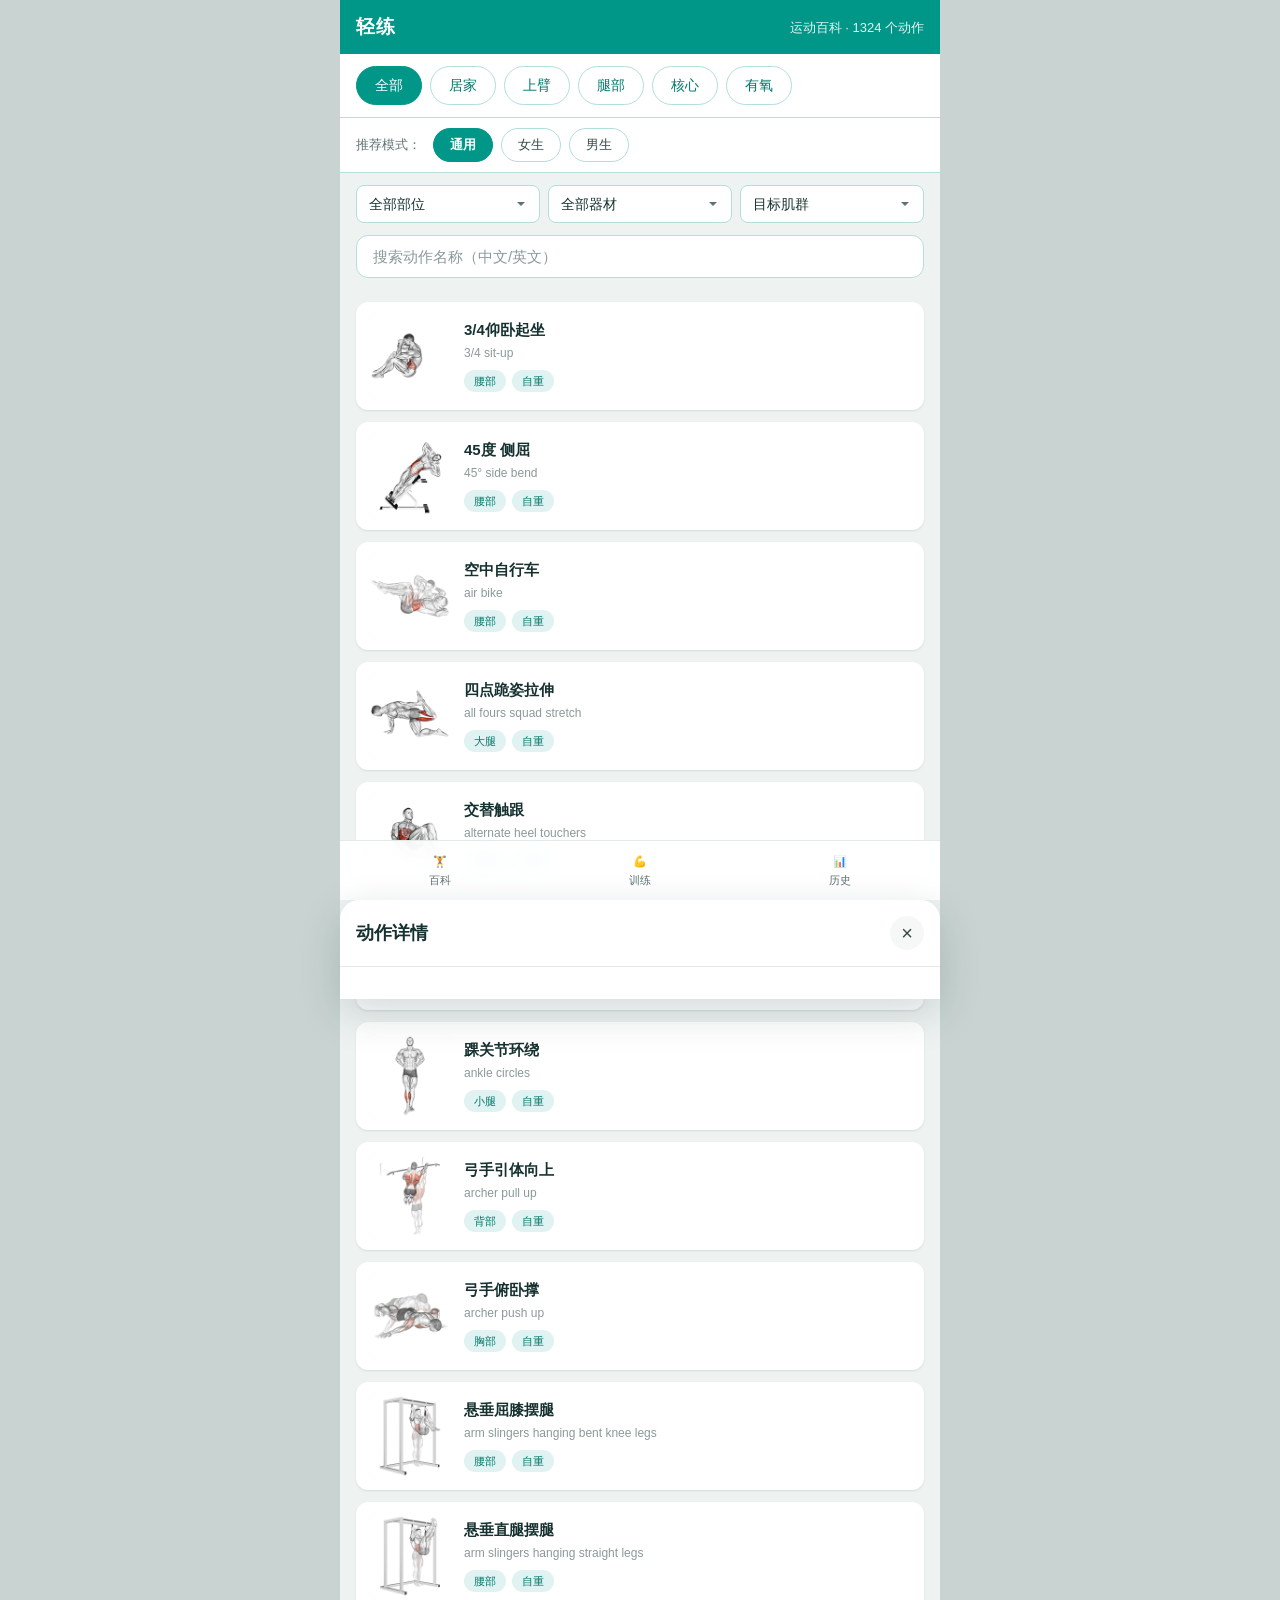
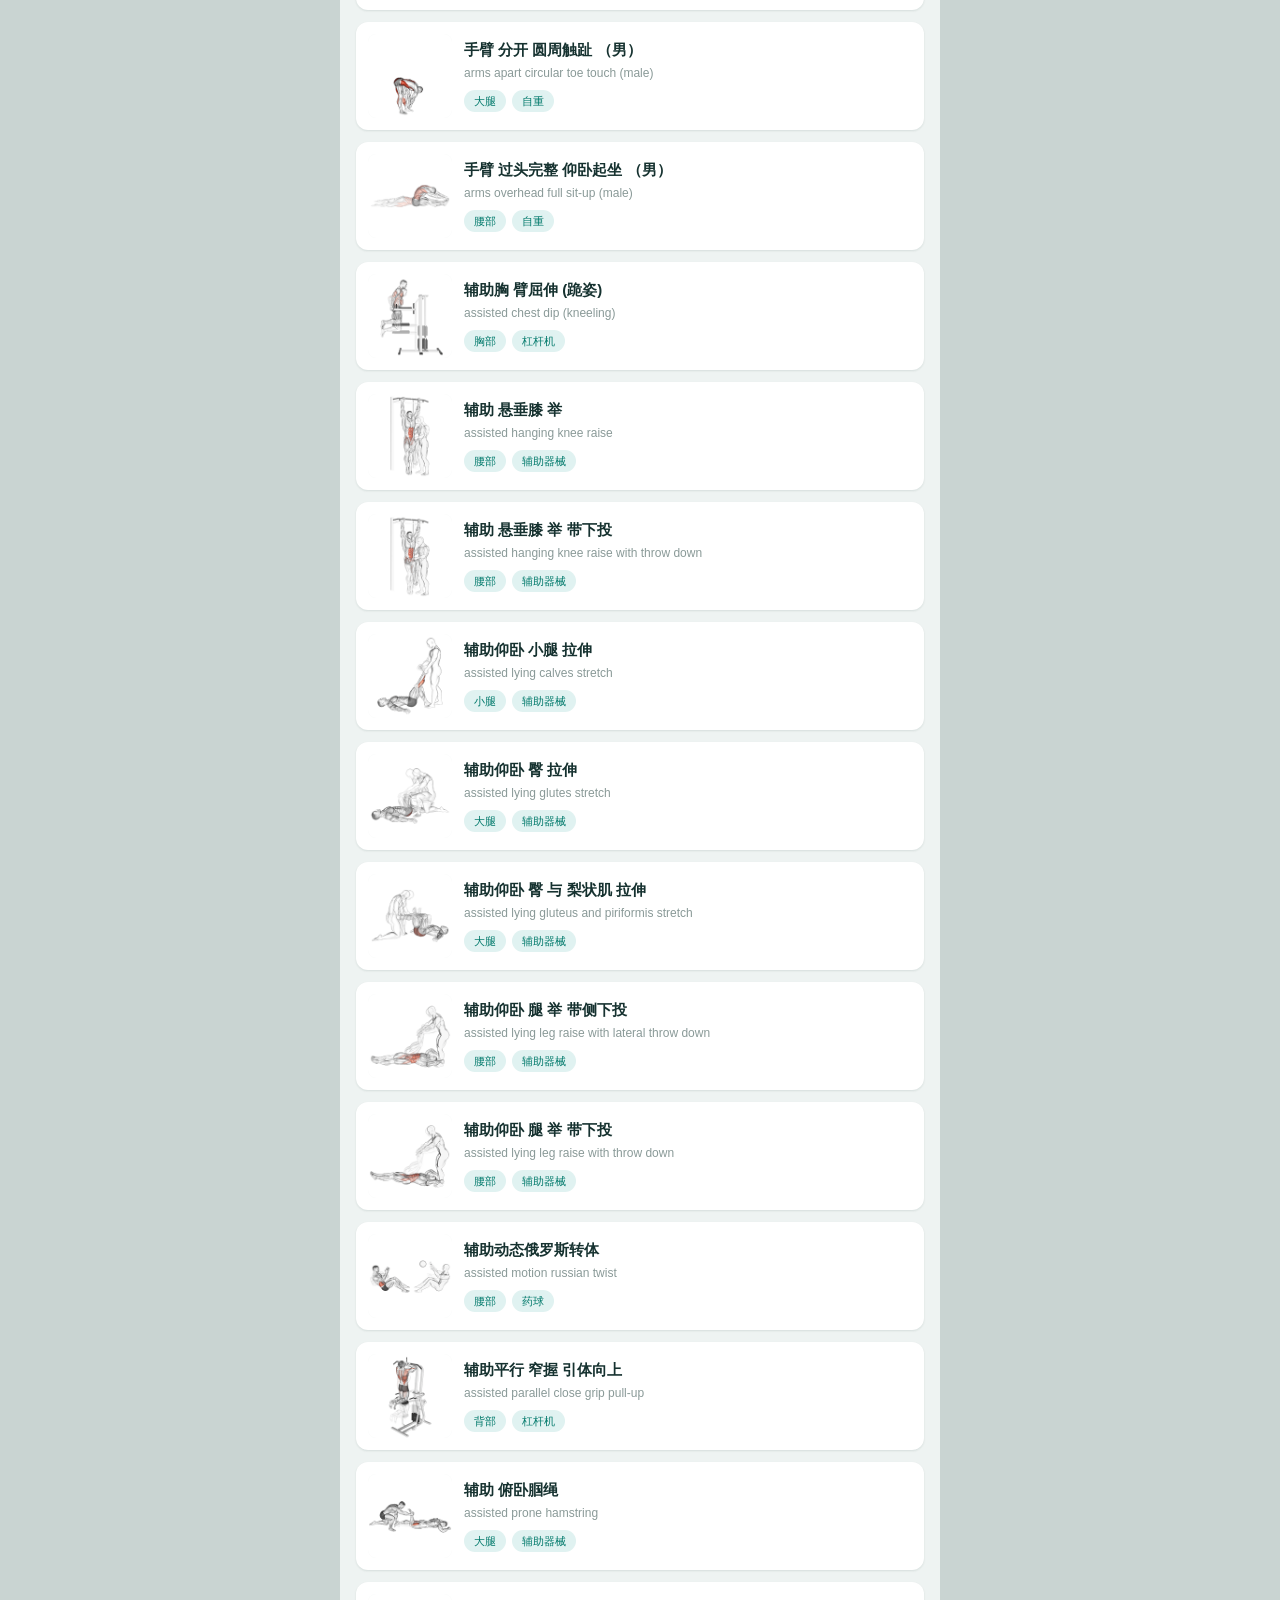
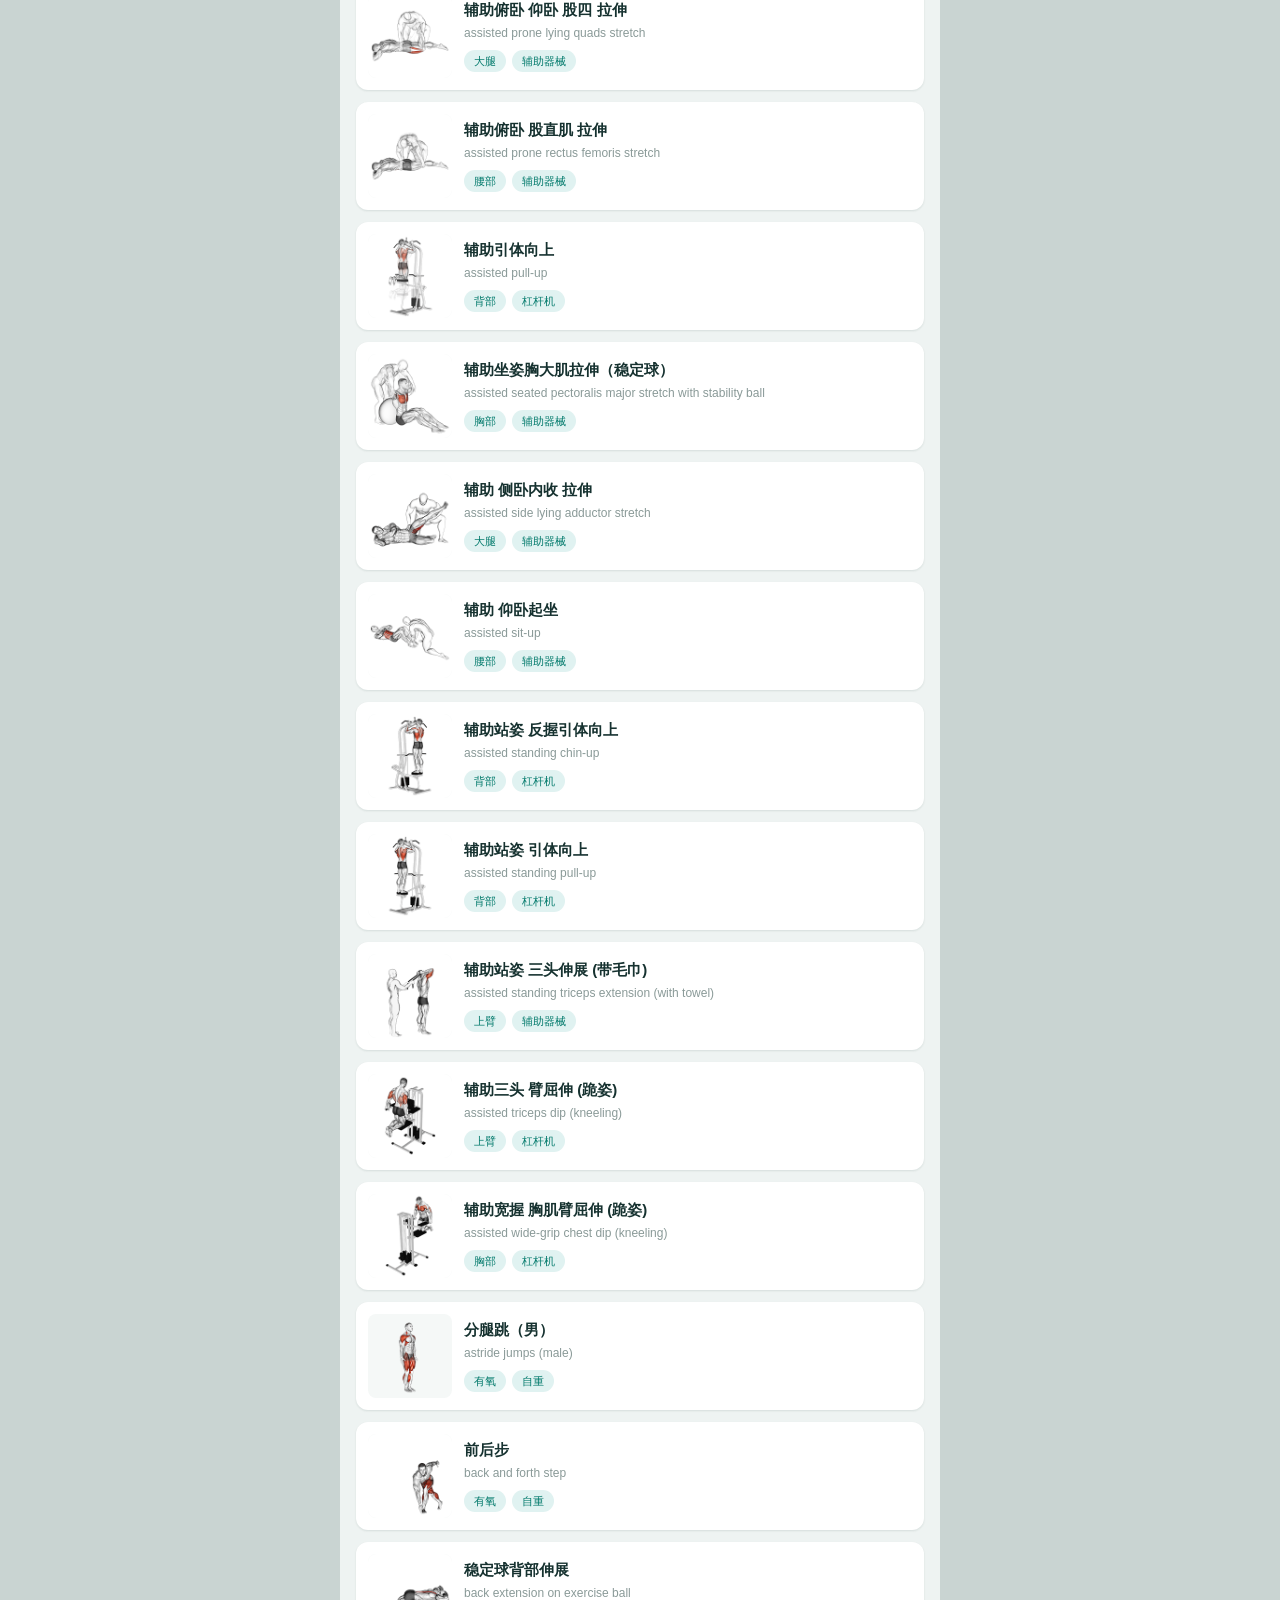
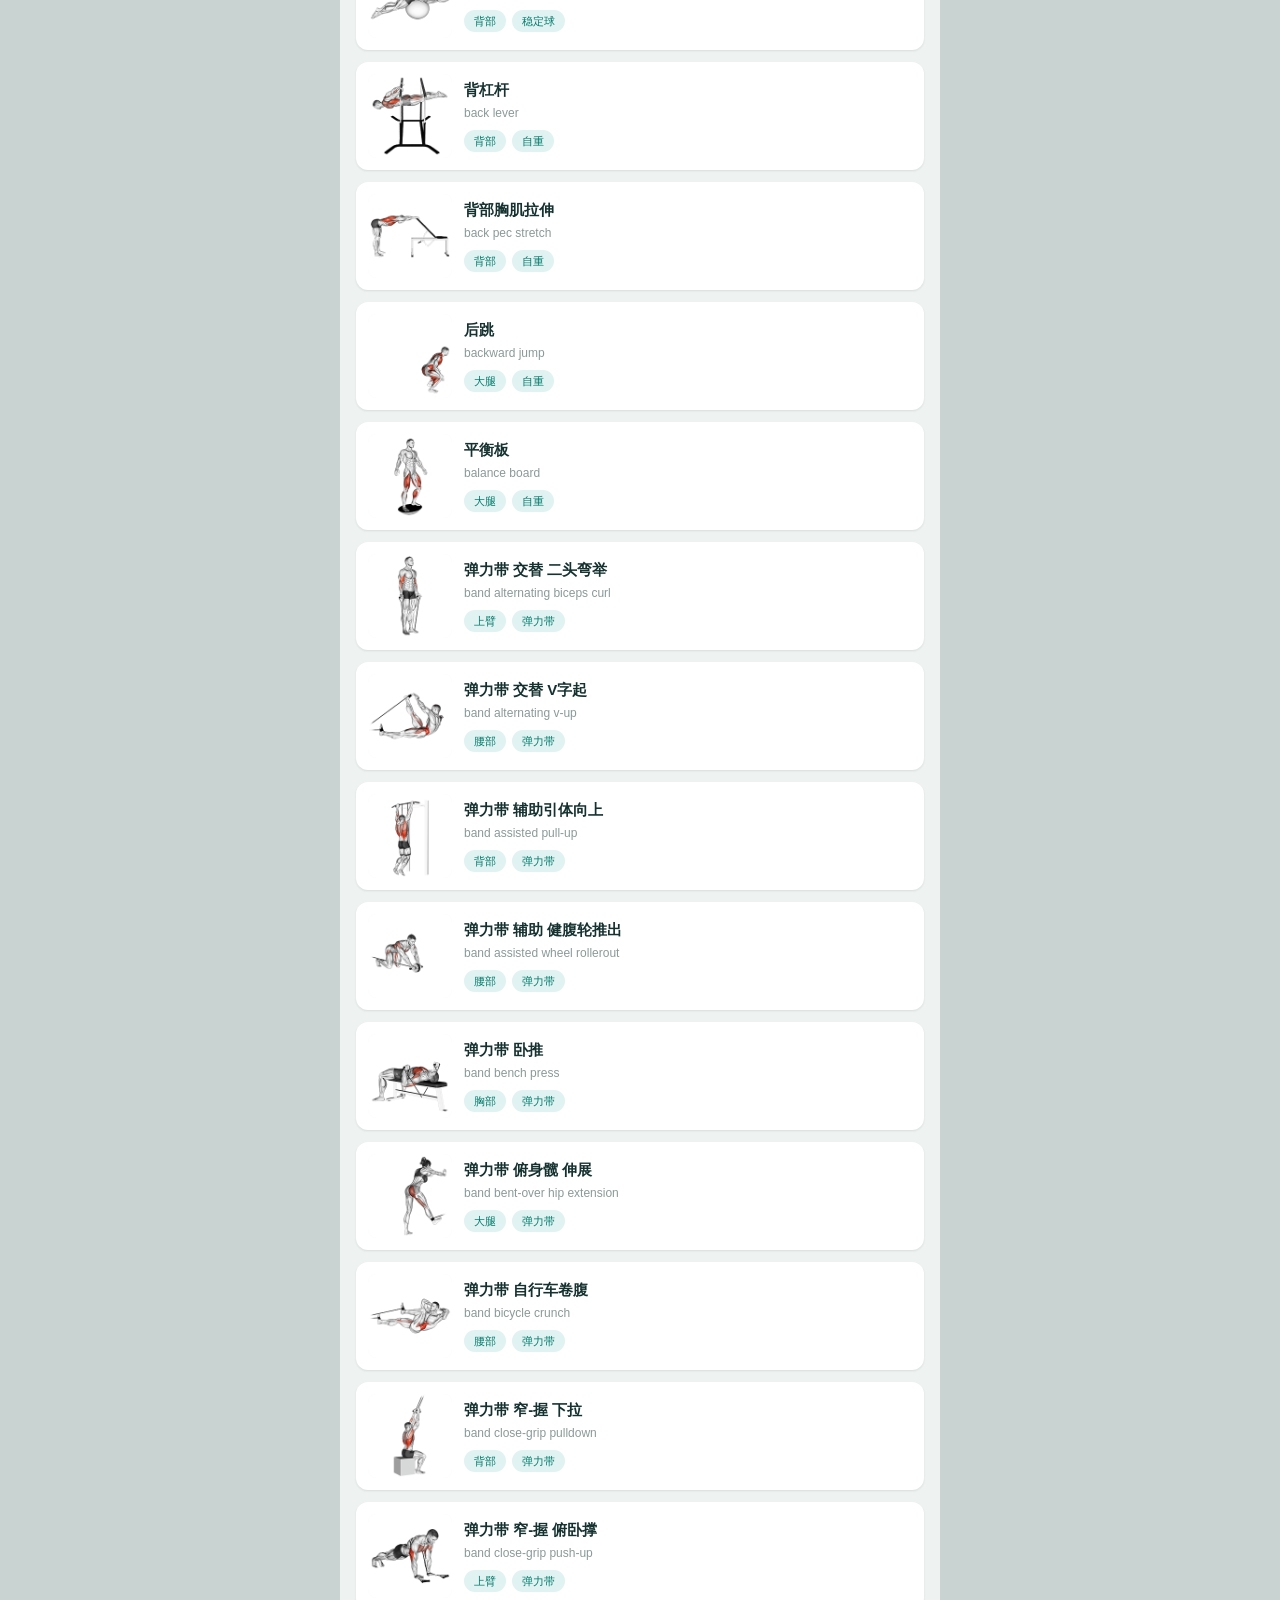
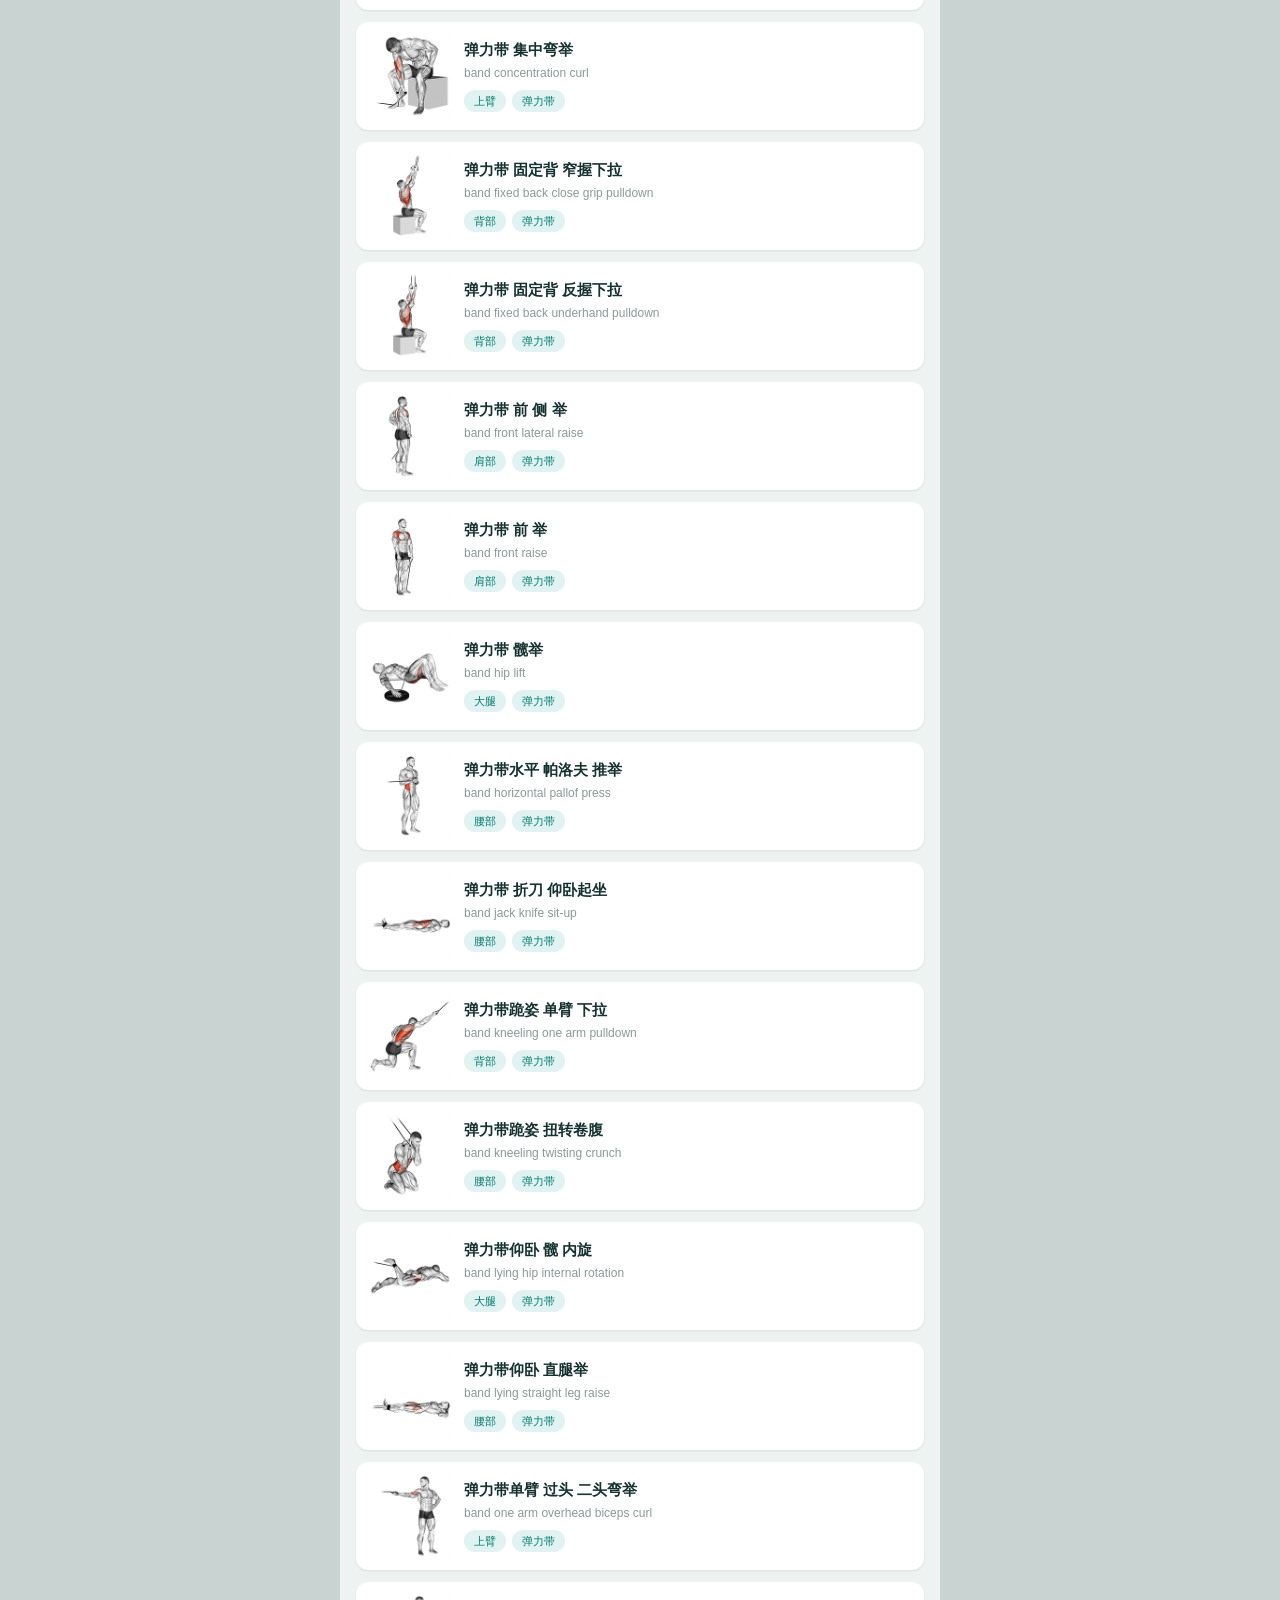
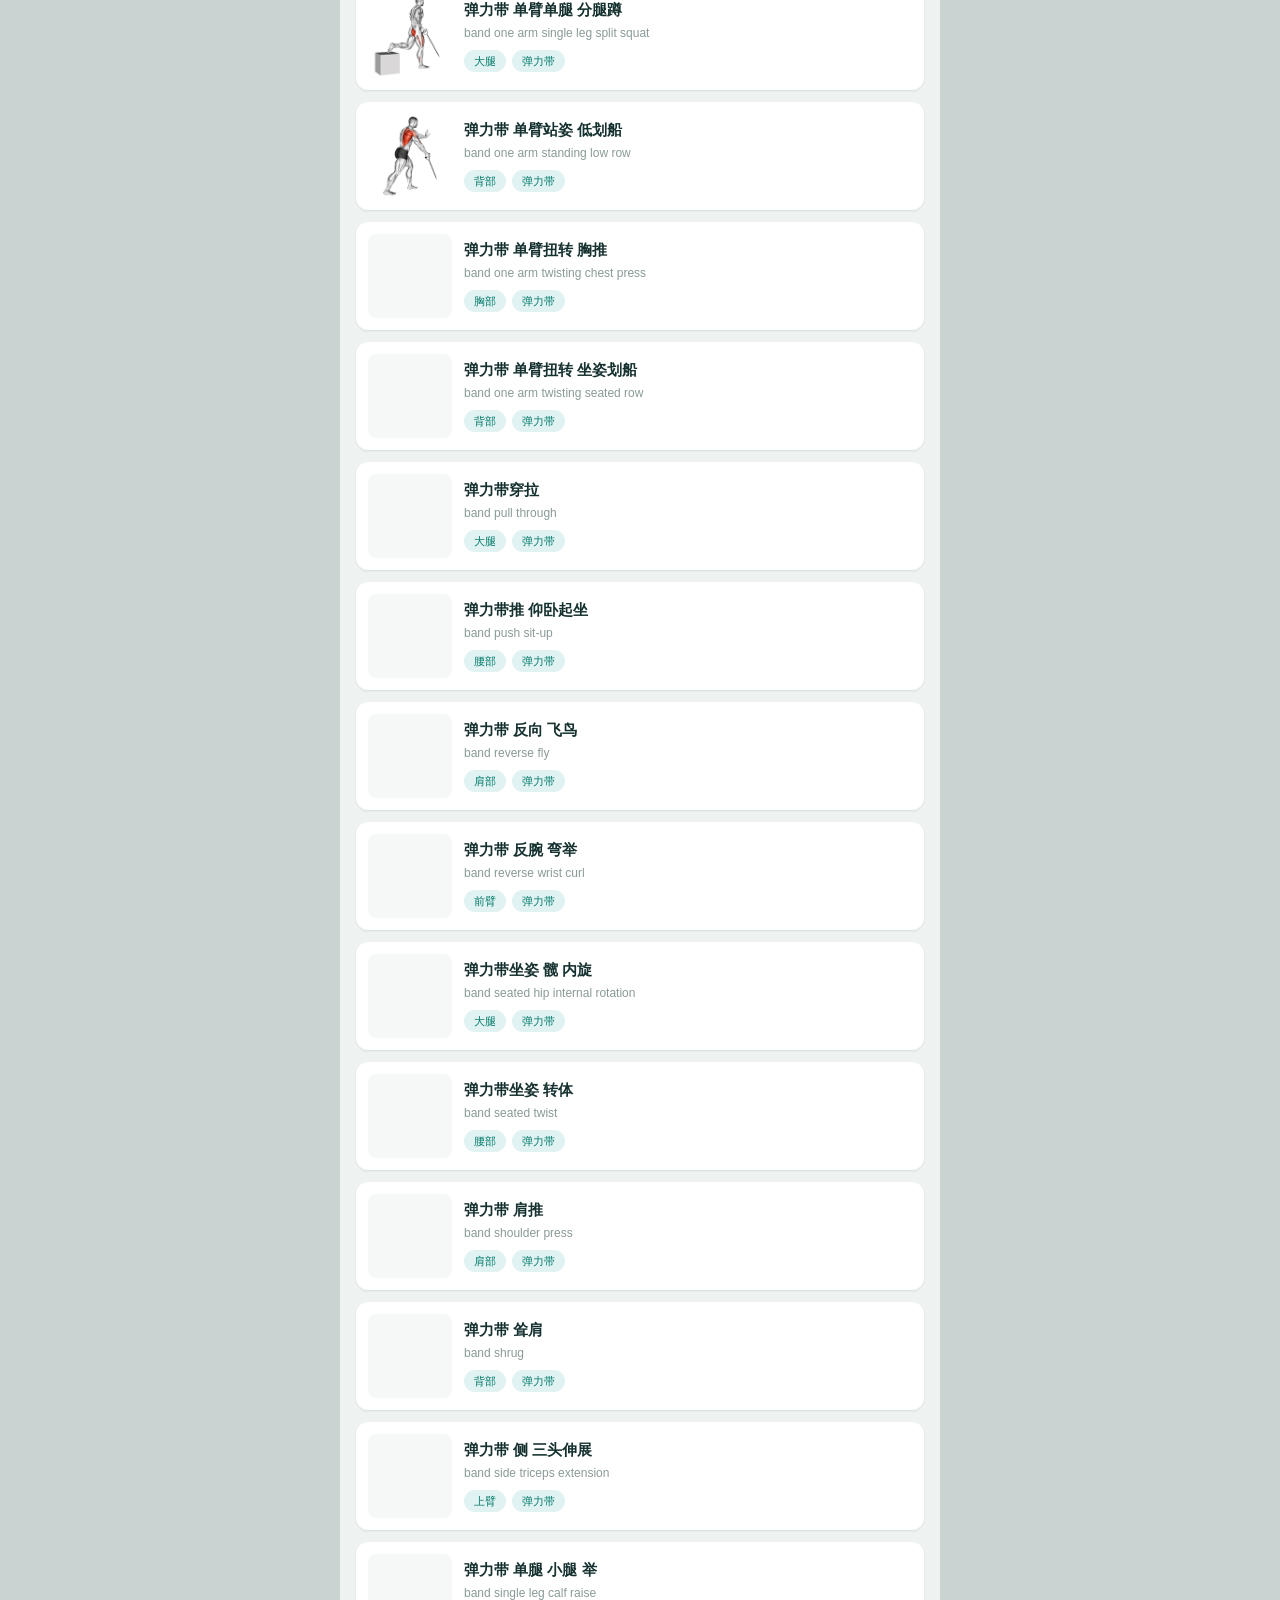
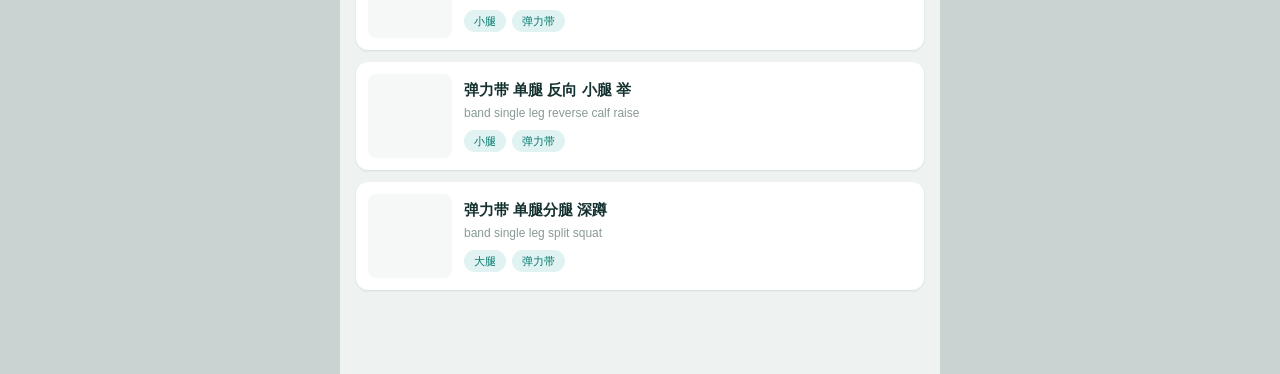
<file: index.html>
<!DOCTYPE html>
<html lang="zh-CN">
<head>
  <meta charset="UTF-8">
  <meta name="viewport" content="width=device-width, initial-scale=1.0">
  <title>轻练 · 中文健身动作库</title>
  <meta http-equiv="refresh" content="0; url=browser.html">
  <link rel="canonical" href="browser.html">
  <script>window.location.replace('browser.html');</script>
  <style>
    body { font-family: -apple-system, BlinkMacSystemFont, "Segoe UI", "PingFang SC", "Microsoft YaHei", sans-serif; display: flex; align-items: center; justify-content: center; min-height: 100vh; margin: 0; background: #f5f6f8; color: #555; }
    .tip { text-align: center; }
    a { color: #2b7de9; text-decoration: none; }
  </style>
</head>
<body>
  <div class="tip">
    <p>正在进入「轻练」中文健身动作库…</p>
    <p><a href="browser.html">如果未自动跳转，点这里</a></p>
  </div>
</body>
</html>
</file>
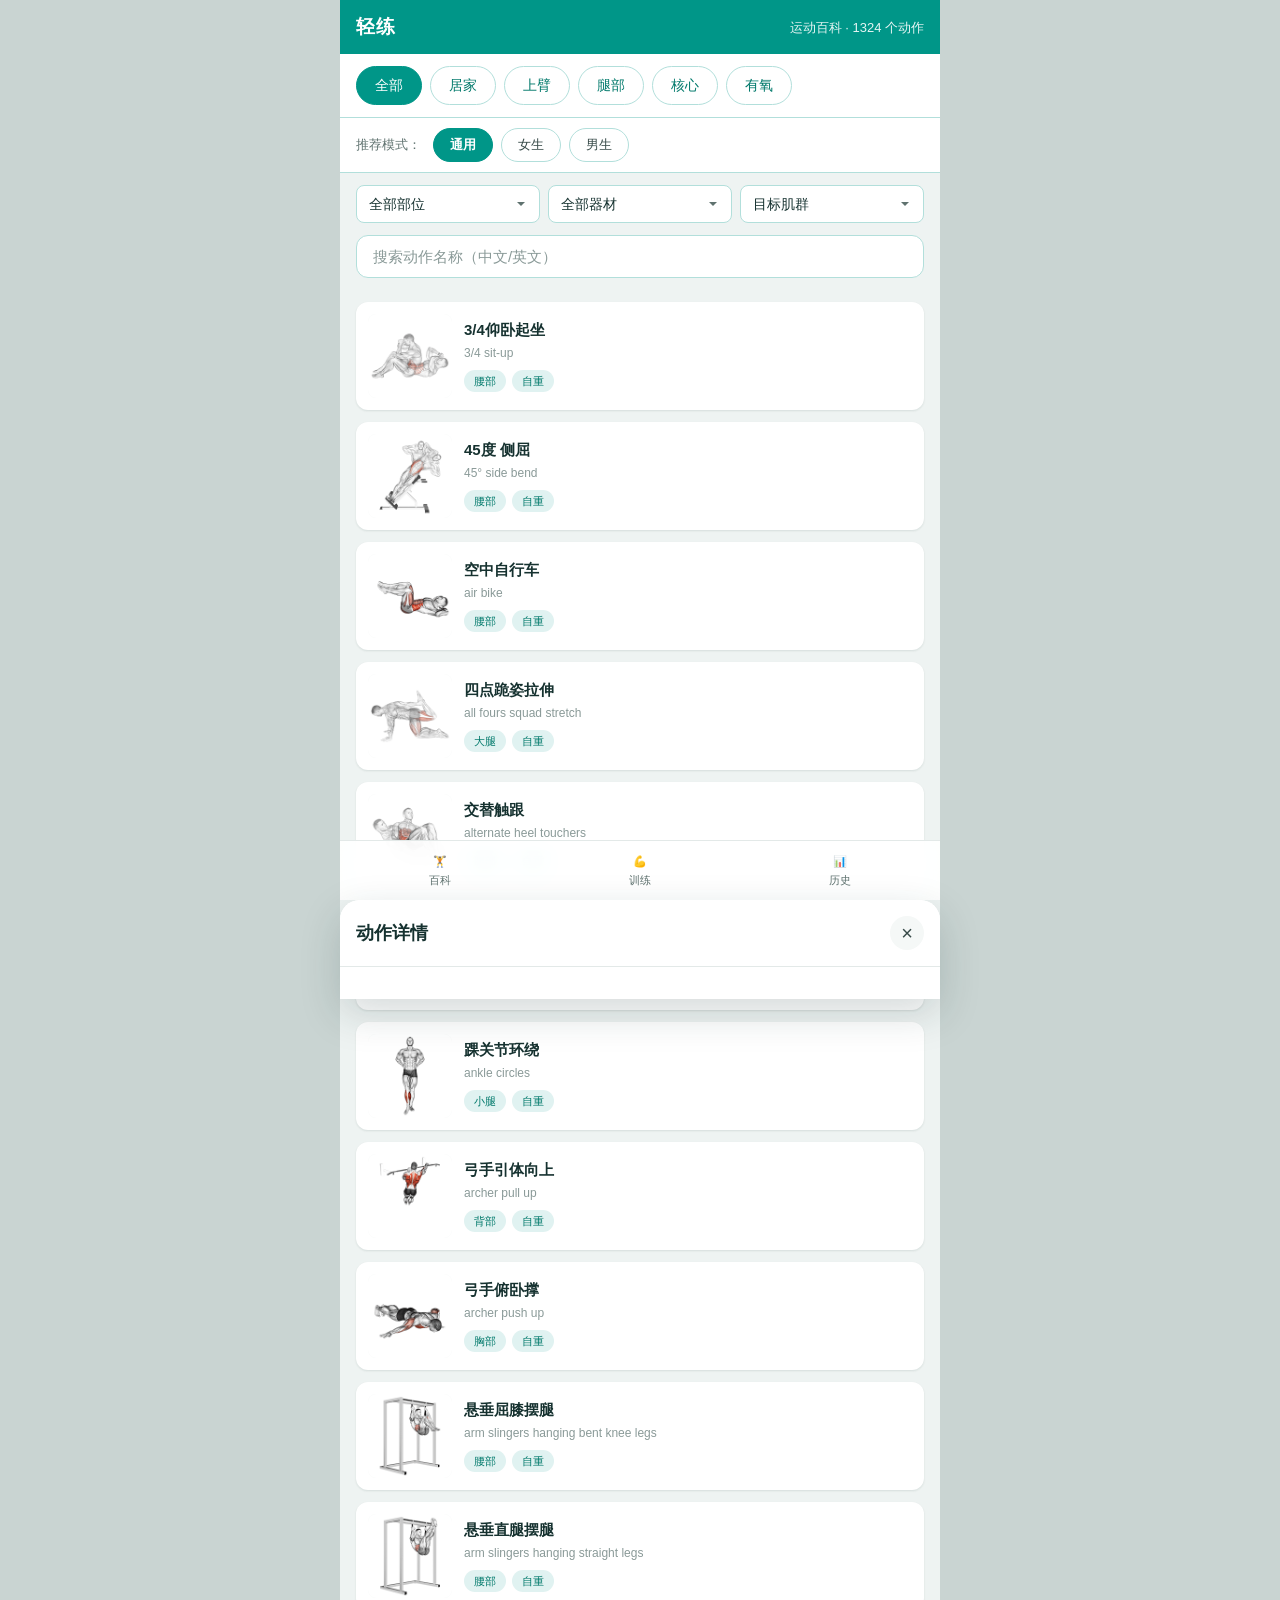
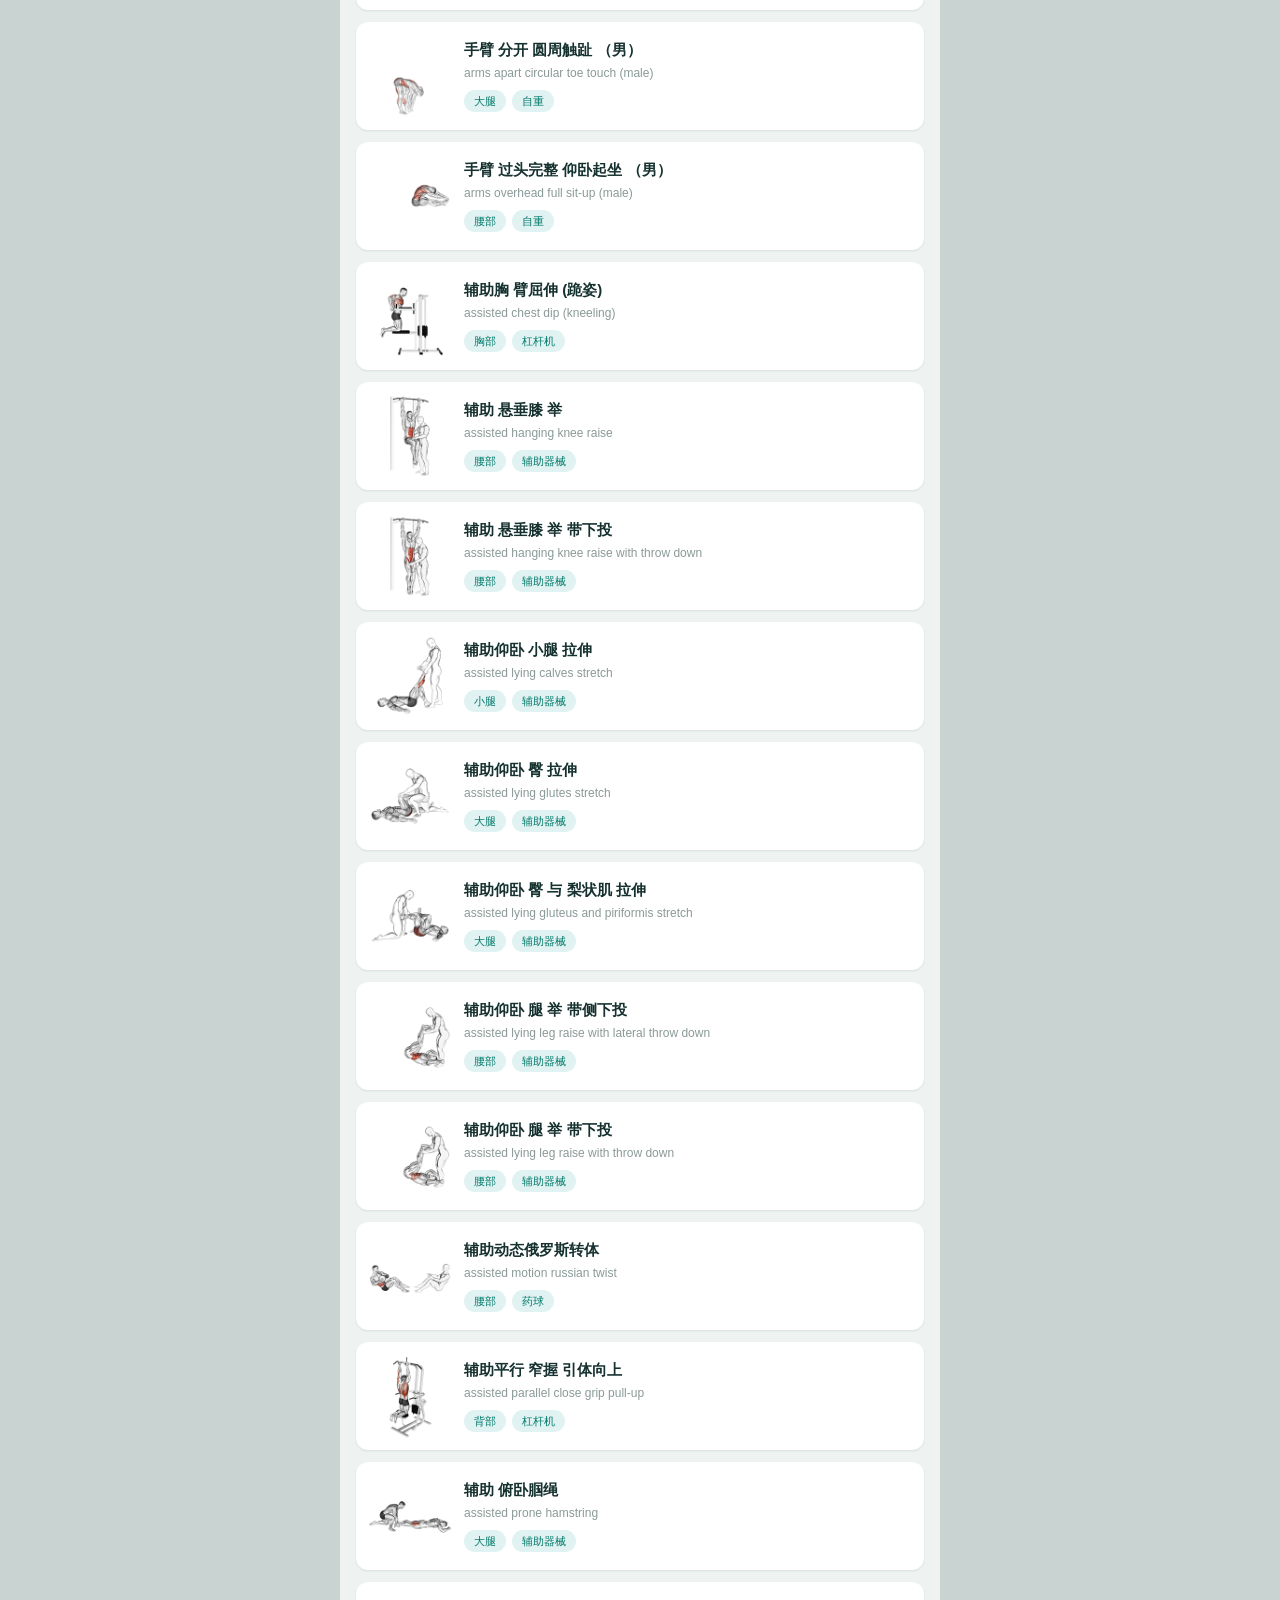
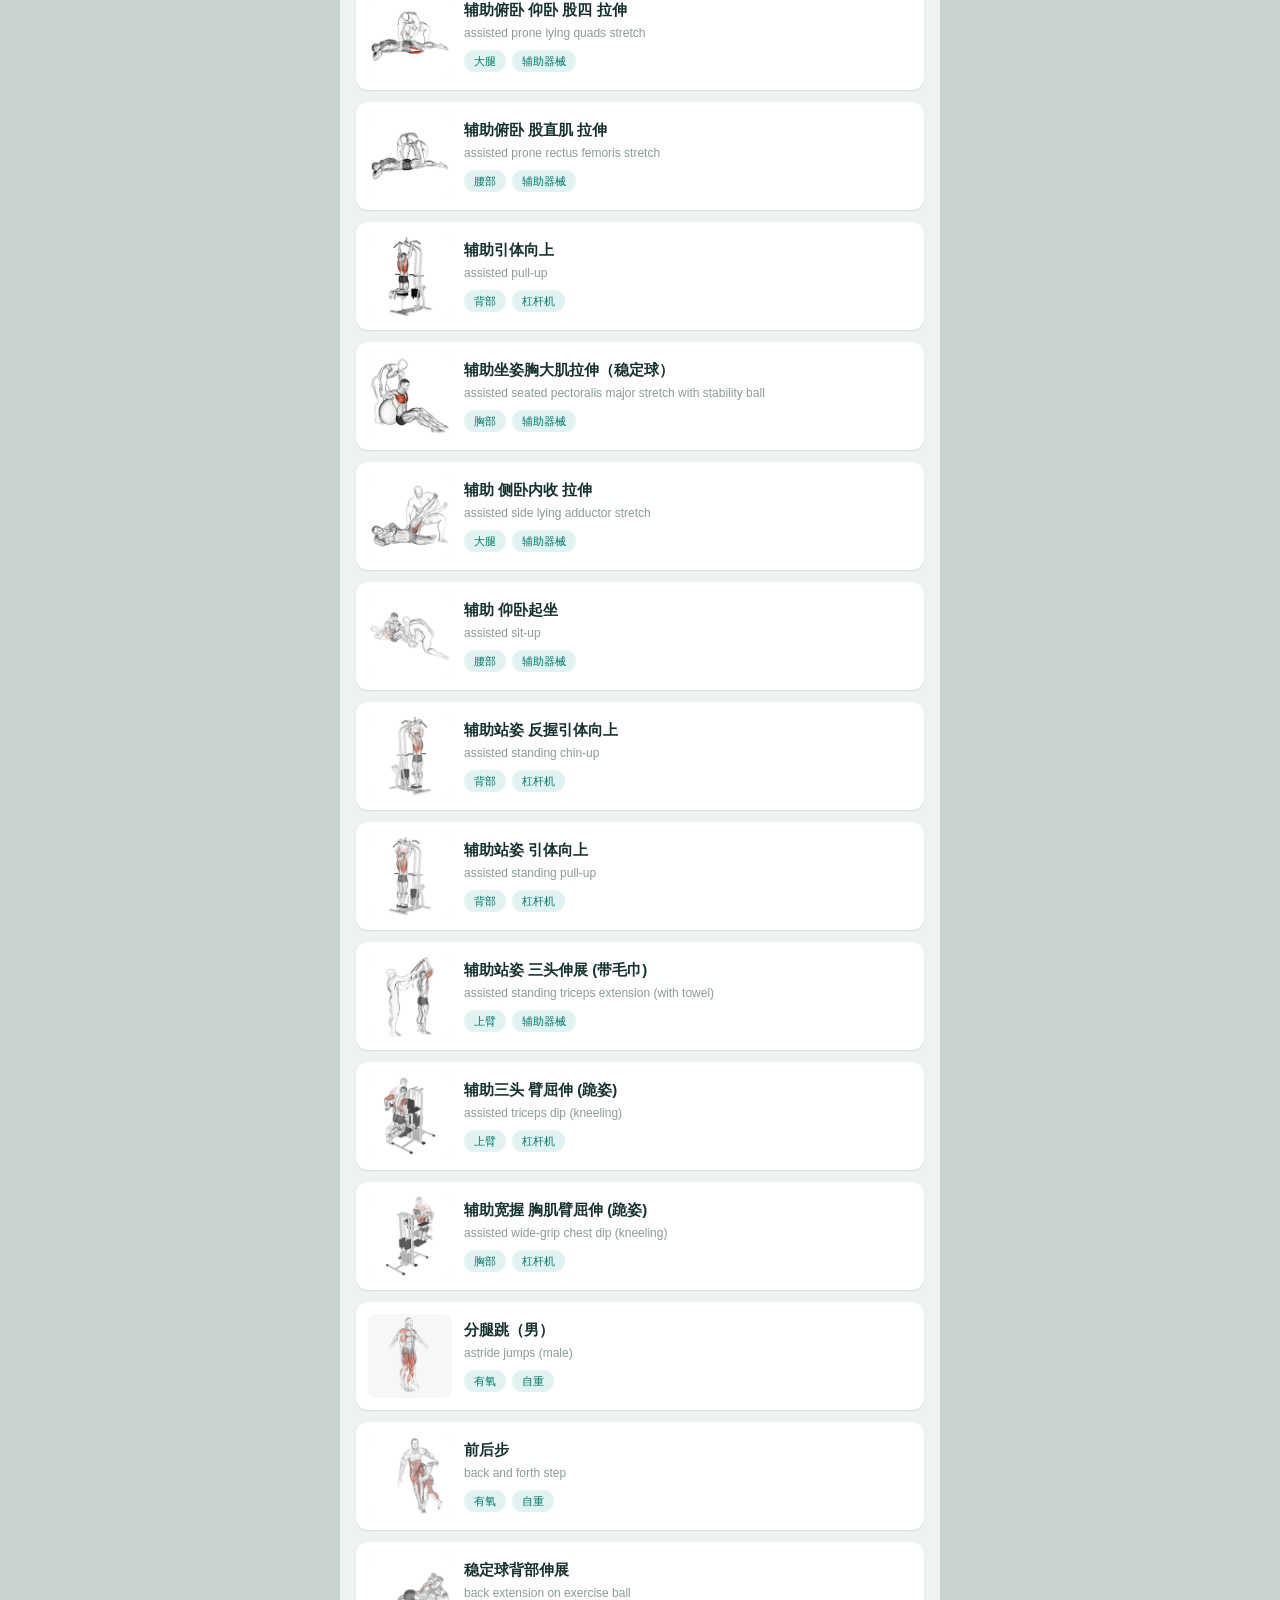
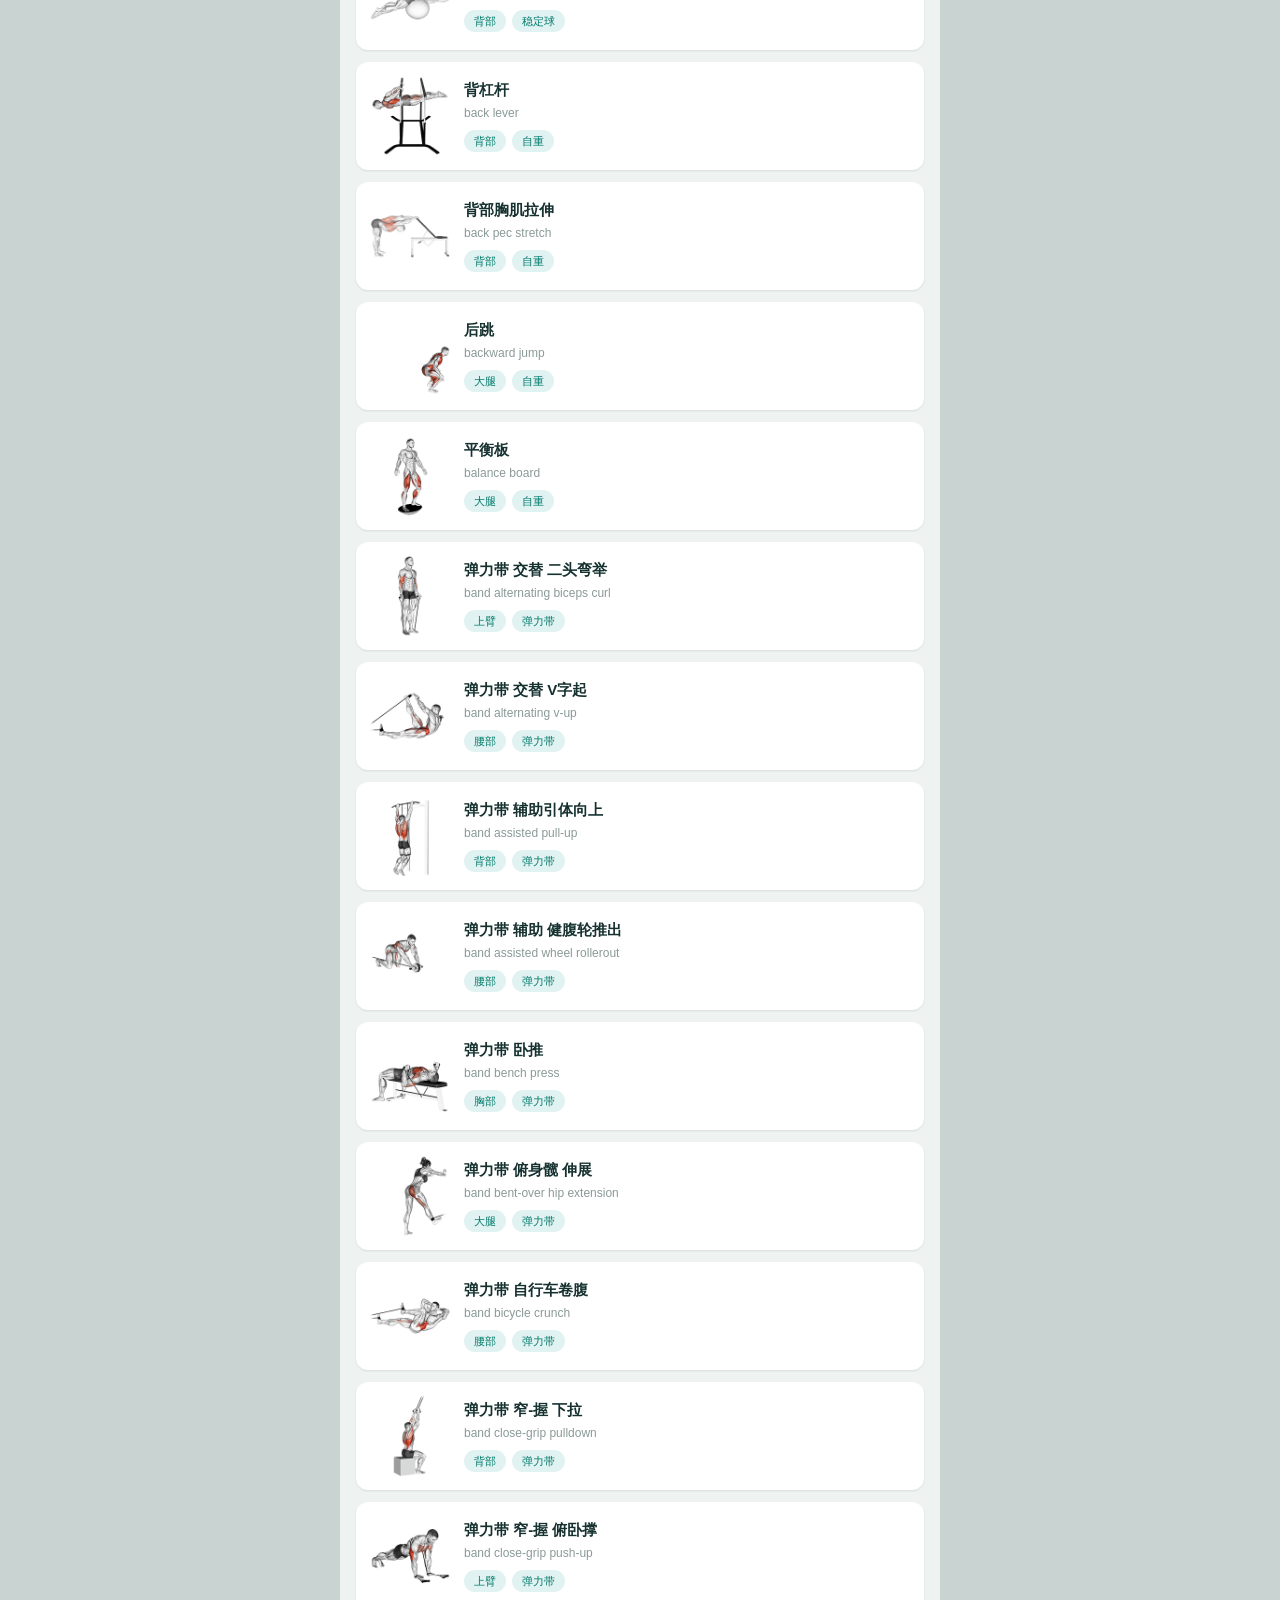
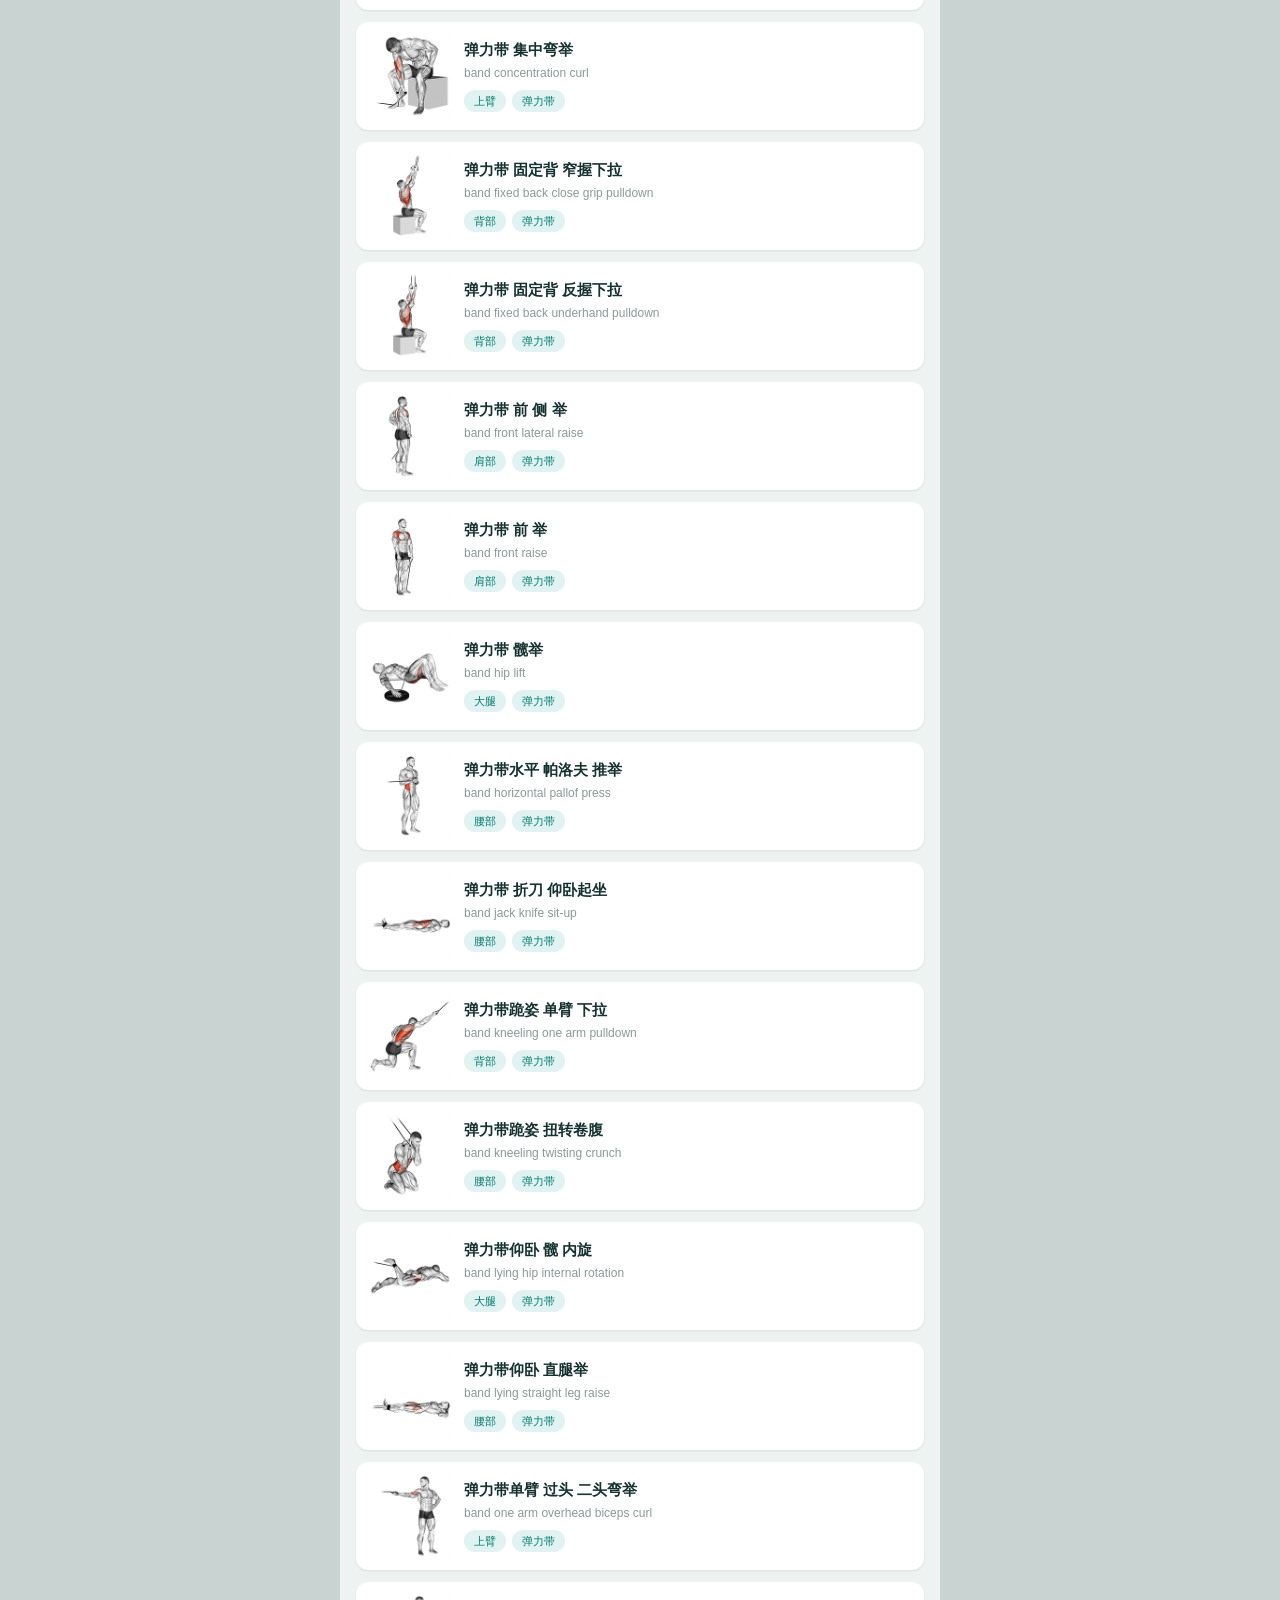
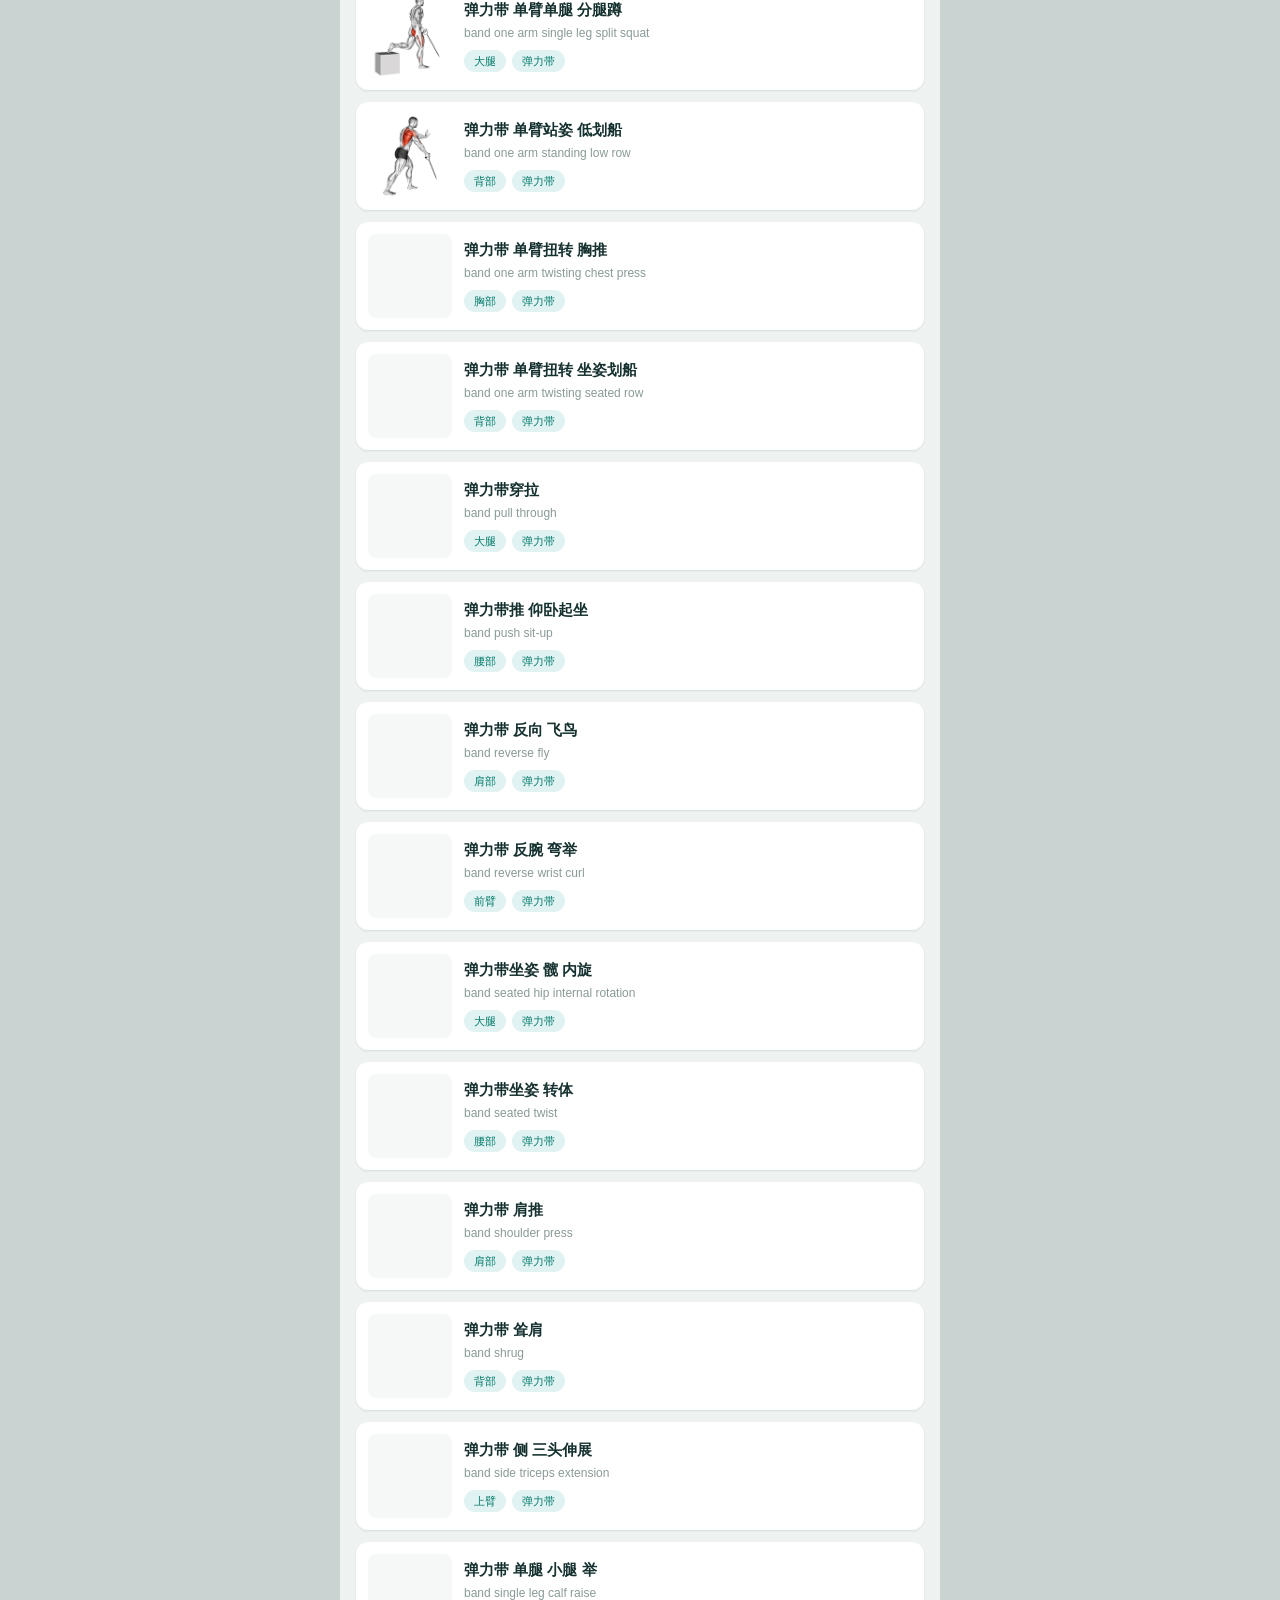
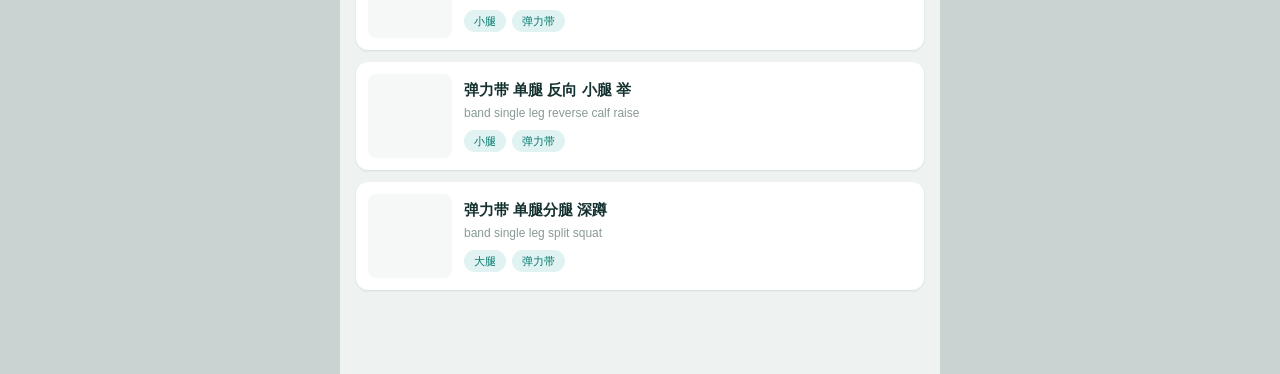
<file: browser.html>
<!DOCTYPE html>
<html lang="zh-CN">
<head>
<meta charset="UTF-8">
<meta name="viewport" content="width=device-width, initial-scale=1.0, viewport-fit=cover">
<meta name="apple-mobile-web-app-capable" content="yes">
<meta name="apple-mobile-web-app-status-bar-style" content="black-translucent">
<meta name="theme-color" content="#009688">
<link rel="manifest" href="manifest.json">
<title>轻练 · 百科</title>
<link rel="stylesheet" href="styles.css">
<meta http-equiv="Content-Security-Policy" content="default-src 'self'; img-src 'self' data: https://static.exercisedb.dev; script-src 'self' 'unsafe-inline'; style-src 'self' 'unsafe-inline'; manifest-src 'self';">
</head>
<body>
<div class="header">
    <h1>轻练</h1>
    <div class="subtitle">运动百科 · 1324 个动作</div>
</div>

<div class="quick-tabs" id="quickTabs">
    <div class="quick-tab active" data-filter="all">全部</div>
    <div class="quick-tab" data-filter="body weight">居家</div>
    <div class="quick-tab" data-filter="upper arms">上臂</div>
    <div class="quick-tab" data-filter="upper legs">腿部</div>
    <div class="quick-tab" data-filter="waist">核心</div>
    <div class="quick-tab" data-filter="cardio">有氧</div>
</div>

<div class="gender-bar">
    <span>推荐模式：</span>
    <div class="gender-chip active" data-gender="all">通用</div>
    <div class="gender-chip" data-gender="female">女生</div>
    <div class="gender-chip" data-gender="male">男生</div>
</div>

<div class="filter-bar">
    <select id="bpFilter"><option value="">全部部位</option><option value="有氧">有氧</option><option value="胸部">胸部</option><option value="背部">背部</option><option value="腰部">腰部</option><option value="肩部">肩部</option><option value="颈部">颈部</option><option value="上臂">上臂</option><option value="前臂">前臂</option><option value="大腿">大腿</option><option value="小腿">小腿</option></select>
    <select id="eqFilter"><option value="">全部器材</option><option value="自重">自重</option><option value="弹力带">弹力带</option><option value="阻力带">阻力带</option><option value="哑铃">哑铃</option><option value="壶铃">壶铃</option><option value="药球">药球</option><option value="健腹轮">健腹轮</option><option value="滚轮">滚轮</option><option value="稳定球">稳定球</option><option value="波速球">波速球</option><option value="绳索">绳索</option><option value="W曲杆杠铃">W曲杆杠铃</option><option value="杠铃">杠铃</option><option value="奥运杠铃">奥运杠铃</option><option value="六角杠铃">六角杠铃</option><option value="拉力器">拉力器</option><option value="辅助器械">辅助器械</option><option value="负重">负重</option><option value="锤式">锤式</option><option value="史密斯机">史密斯机</option><option value="杠杆机">杠杆机</option><option value="推雪橇机">推雪橇机</option><option value="上肢测功仪">上肢测功仪</option><option value="滑雪机">滑雪机</option><option value="固定自行车">固定自行车</option><option value="椭圆机">椭圆机</option><option value="阶梯机">阶梯机</option><option value="轮胎">轮胎</option></select>
    <select id="targetFilter"><option value="">目标肌群</option><option value="心肺系统">心肺系统</option><option value="腹肌">腹肌</option><option value="胸肌">胸肌</option><option value="臀肌">臀肌</option><option value="肱二头肌">肱二头肌</option><option value="三角肌">三角肌</option><option value="肱三头肌">肱三头肌</option><option value="背阔肌">背阔肌</option><option value="上背部">上背部</option><option value="股四头肌">股四头肌</option><option value="腘绳肌">腘绳肌</option><option value="小腿">小腿</option><option value="前臂">前臂</option><option value="斜方肌">斜方肌</option><option value="脊柱">脊柱</option><option value="内收肌">内收肌</option><option value="外展肌">外展肌</option><option value="前锯肌">前锯肌</option><option value="肩胛提肌">肩胛提肌</option></select>
</div>

<div class="search-box">
    <input type="text" id="search" placeholder="搜索动作名称（中文/英文）" autocomplete="off">
</div>

<div class="list" id="list"><div class="no-result" id="loadingState"><div class="icon">⏳</div><div>加载动作数据中...</div></div></div>

<div id="sentinel"></div>
<div class="overlay" id="overlay" onclick="closeSheet()"></div>
<div class="bottom-sheet" id="sheet">
    <div class="sheet-header">
        <h2 id="sheetTitle">动作详情</h2>
        <button class="close" onclick="closeSheet()">×</button>
    </div>
    <div class="sheet-content" id="sheetContent"></div>
</div>

<nav class="bottom-nav">
    <a href="browser.html" class="active"><span>🏋️</span><span>百科</span></a>
    <a href="workout.html"><span>💪</span><span>训练</span></a>
    <a href="history.html"><span>📊</span><span>历史</span></a>
</nav>

<script>
let exercises = [];

async function loadExercises() {
    try {
        const res = await fetch('exercises.json');
        if (!res.ok) throw new Error('HTTP ' + res.status);
        exercises = await res.json();
    } catch(e) {
        // Fallback for file:// protocol: fetch is blocked by CORS, but <script> tag works
        console.warn('fetch failed, trying script fallback:', e.message);
        try {
            await new Promise((resolve, reject) => {
                const script = document.createElement('script');
                script.src = 'exercises-data.js';
                script.onload = () => {
                    if (window.__EXERCISES_DATA__) { exercises = window.__EXERCISES_DATA__; resolve(); }
                    else reject(new Error('Fallback data not found'));
                };
                script.onerror = () => reject(new Error('Script load failed'));
                document.head.appendChild(script);
            });
        } catch(err) {
            console.error('All loading methods failed:', err);
            document.getElementById('list').innerHTML = '<div class="no-result"><div class="icon">⚠️</div><div>动作数据加载失败，请检查网络后刷新</div></div>';
            return false;
        }
    }
    return true;
}

const bpFilter = document.getElementById('bpFilter');
const eqFilter = document.getElementById('eqFilter');
const targetFilter = document.getElementById('targetFilter');
const search = document.getElementById('search');
const list = document.getElementById('list');
const quickTabs = document.querySelectorAll('.quick-tab');
const genderChips = document.querySelectorAll('.gender-chip');
let currentGender = 'all';
let currentQuickFilter = 'all';
const PAGE_SIZE = 40;
let currentFiltered = [];
let renderedCount = 0;
const sentinel = document.getElementById('sentinel');
let listObserver = null;

function getGifUrl(ex) {
    return 'gifs/' + ex.media_id + '.gif';
}
function handleGifError(img) {
    if (!img._cdn) {
        img._cdn = 1;
        if (navigator.onLine !== false) { img.src = 'https://static.exercisedb.dev/media/' + img.dataset.media + '.gif'; return; }
    }
    if (!img._placeholder) { img._placeholder = 1; img.src = 'data:image/svg+xml,<svg xmlns=\"http://www.w3.org/2000/svg\" width=\"80\" height=\"80\"><text x=\"50%\" y=\"50%\" text-anchor=\"middle\" dy=\".3em\" font-size=\"30\">🏋️</text></svg>'; }
}

function getBodyPartTag(ex) {
    return ex.body_part_cn || ex.body_part;
}
function getEquipmentTag(ex) {
    return ex.equipment_cn || ex.equipment;
}

function render() {
    const bp = bpFilter.value;
    const eq = eqFilter.value;
    const target = targetFilter.value;
    const q = search.value.toLowerCase().trim();
    
    let filtered = exercises.filter(ex => {
        if (bp && (ex.body_part_cn || ex.body_part) !== bp) return false;
        if (eq && (ex.equipment_cn || ex.equipment) !== eq) return false;
        if (target && (ex.target_cn || ex.target) !== target) return false;
        if (currentQuickFilter === 'body weight') {
            if (ex.equipment !== 'body weight') return false;
        } else if (currentQuickFilter !== 'all') {
            if (ex.body_part !== currentQuickFilter) return false;
        }
        if (currentGender === 'female') {
            // Prioritize female-friendly equipment and targets for women
            const femaleTargets = ['glutes','abs','hamstrings','quads','upper back','lats','cardiovascular system','abductors','adductors'];
            const femaleEquip = ['body weight','dumbbell','band','resistance band','stability ball','medicine ball','kettlebell'];
            // For female mode, don't exclude but keep female-preferred; we just hide overly male-centric items
            if (ex.name.indexOf('(male)') !== -1) return false;
        } else if (currentGender === 'male') {
            if (ex.name.indexOf('(female)') !== -1) return false;
        }
        if (q) {
            return (ex.name_cn || '').toLowerCase().includes(q) || (ex.name || '').toLowerCase().includes(q) || (ex.target_cn || '').includes(q);
        }
        return true;
    });
    
    // For female mode, sort by female preference first
    if (currentGender === 'female') {
        const femaleTargets = {'glutes':1,'abs':2,'cardiovascular system':3,'hamstrings':4,'quads':5,'upper back':6,'lats':7,'abductors':8,'adductors':9};
        filtered.sort((a,b) => {
            const pa = femaleTargets[a.target] || 100, pb = femaleTargets[b.target] || 100;
            return pa - pb || (a.body_part || '').localeCompare(b.body_part || '');
        });
    } else if (currentGender === 'male') {
        const maleTargets = {'pectorals':1,'biceps':2,'triceps':3,'delts':4,'lats':5,'upper back':6,'quads':7,'hamstrings':8,'abs':9};
        filtered.sort((a,b) => {
            const pa = maleTargets[a.target] || 100, pb = maleTargets[b.target] || 100;
            return pa - pb || (a.body_part || '').localeCompare(b.body_part || '');
        });
    }
    
    const hasFilter = bp || eq || target;
    if (hasFilter) {
        search.placeholder = '搜索动作名称（中文/英文）[当前已筛选' + filtered.length + '个动作]';
    } else {
        search.placeholder = '搜索动作名称（中文/英文）';
    }
    
    currentFiltered = filtered;
    renderedCount = 0;
    if (filtered.length === 0) {
        if (listObserver) listObserver.disconnect();
        list.innerHTML = '<div class="no-result"><div class="icon">🔍</div><div>没有找到匹配的动作</div></div>';
        return;
    }
    const firstBatch = filtered.slice(0, PAGE_SIZE);
    renderedCount = firstBatch.length;
    list.innerHTML = firstBatch.map(cardHtml).join('');
    observeSentinel();
}

function cardHtml(ex) {
    return '<div class="card" onclick="openDetail(' + ex.id + ')">' +
        '<img class="gif" data-media="' + ex.media_id + '" src="' + getGifUrl(ex) + '" onerror="handleGifError(this)" loading="lazy">' +
        '<div class="info"><div class="title">' + escapeHtml(ex.name_cn) + '<span class="en">' + escapeHtml(ex.name) + '</span></div>' +
        '<div class="tags"><span class="tag">' + escapeHtml(getBodyPartTag(ex)) + '</span><span class="tag">' + escapeHtml(getEquipmentTag(ex)) + '</span></div>' +
        '</div></div>';
}

function renderMore() {
    if (renderedCount >= currentFiltered.length) return;
    const batch = currentFiltered.slice(renderedCount, renderedCount + PAGE_SIZE);
    renderedCount += batch.length;
    list.insertAdjacentHTML('beforeend', batch.map(cardHtml).join(''));
}

function observeSentinel() {
    if (!('IntersectionObserver' in window)) { renderMore(); return; }
    if (listObserver) listObserver.disconnect();
    listObserver = new IntersectionObserver(function(entries) {
        if (entries[0].isIntersecting) {
            renderMore();
            if (renderedCount >= currentFiltered.length && listObserver) listObserver.disconnect();
        }
    }, { rootMargin: '300px' });
    listObserver.observe(sentinel);
}

function escapeHtml(s) {
    return (s || '').replace(/&/g,'&amp;').replace(/</g,'&lt;').replace(/>/g,'&gt;');
}

function openDetail(id) {
    const ex = exercises.find(e => e.id === id);
    if (!ex) return;
    document.getElementById('sheetTitle').textContent = ex.name_cn;
    const meta = '<div class="sheet-meta">' +
        '<div class="meta-item"><div class="meta-label">部位</div><div class="meta-value">' + escapeHtml(getBodyPartTag(ex)) + '</div></div>' +
        '<div class="meta-item"><div class="meta-label">器材</div><div class="meta-value">' + escapeHtml(getEquipmentTag(ex)) + '</div></div>' +
        '<div class="meta-item"><div class="meta-label">目标肌群</div><div class="meta-value">' + escapeHtml(ex.target_cn || ex.target) + '</div></div>' +
        '<div class="meta-item"><div class="meta-label">次要肌群</div><div class="meta-value">' + escapeHtml((ex.secondary_muscles_cn || []).join('、') || '无') + '</div></div>' +
        '</div>';
    let steps = '';
    if (ex.zh_steps && ex.zh_steps.length) {
        steps = '<div class="sheet-section"><h3>动作步骤</h3><ol>' + ex.zh_steps.map(s => '<li>' + escapeHtml(s) + '</li>').join('') + '</ol></div>';
    }
    let en = '';
    if (ex.en_steps && ex.en_steps.length) {
        en = '<div class="sheet-section"><h3>English Instructions</h3><ol>' + ex.en_steps.map(s => '<li>' + escapeHtml(s) + '</li>').join('') + '</ol></div>';
    }
    const btn = '<div class="workout-btn" onclick="addToWorkout(' + ex.id + ')">+ 加入今日训练</div>';
    document.getElementById('sheetContent').innerHTML = '<img class="sheet-gif" data-media="' + ex.media_id + '" src="' + getGifUrl(ex) + '" onerror="handleGifError(this)">' + meta + steps + en + btn;
    document.getElementById('overlay').classList.add('active');
    document.getElementById('sheet').classList.add('active');
}

function closeSheet() {
    document.getElementById('overlay').classList.remove('active');
    document.getElementById('sheet').classList.remove('active');
}

function addToWorkout(id) {
    const ex = exercises.find(e => e.id === id);
    let plan = JSON.parse(localStorage.getItem('workoutPlan') || '[]');
    if (!plan.some(p => p.name === ex.name)) {
        plan.push({
            id: 'ex_' + Date.now() + '_' + Math.random().toString(36).substr(2,5),
            name: ex.name,
            name_cn: ex.name_cn,
            target: ex.target_cn || ex.target || '',
            media_id: ex.media_id || '',
            sets: 3,
            reps: 12,
            unit: '次',
            note: '建议 3 组 x 12 次'
        });
        localStorage.setItem('workoutPlan', JSON.stringify(plan));
    }
    showToast('已加入今日训练！共 ' + plan.length + ' 个动作');
}

function showToast(msg) {
    const t = document.createElement('div');
    t.style.cssText = 'position:fixed;top:20%;left:50%;transform:translateX(-50%);background:rgba(0,0,0,0.7);color:white;padding:10px 20px;border-radius:20px;font-size:0.9em;z-index:300';
    t.textContent = msg;
    document.body.appendChild(t);
    setTimeout(() => t.remove(), 2000);
}

function debounce(fn, ms) {
    let t;
    return function() {
        clearTimeout(t);
        const args = arguments, ctx = this;
        t = setTimeout(() => fn.apply(ctx, args), ms);
    };
}

quickTabs.forEach(tab => {
    tab.addEventListener('click', () => {
        quickTabs.forEach(t => t.classList.remove('active'));
        tab.classList.add('active');
        currentQuickFilter = tab.dataset.filter;
        render();
    });
});

genderChips.forEach(chip => {
    chip.addEventListener('click', () => {
        genderChips.forEach(c => c.classList.remove('active'));
        chip.classList.add('active');
        currentGender = chip.dataset.gender;
        render();
    });
});

[bpFilter, eqFilter, targetFilter].forEach(el => el.addEventListener('change', render));
search.addEventListener('input', debounce(render, 200));

// Initialize: load data first, then render
(async function() {
    const ok = await loadExercises();
    if (ok) render();
})();
</script>
</body>
</html>
</file>
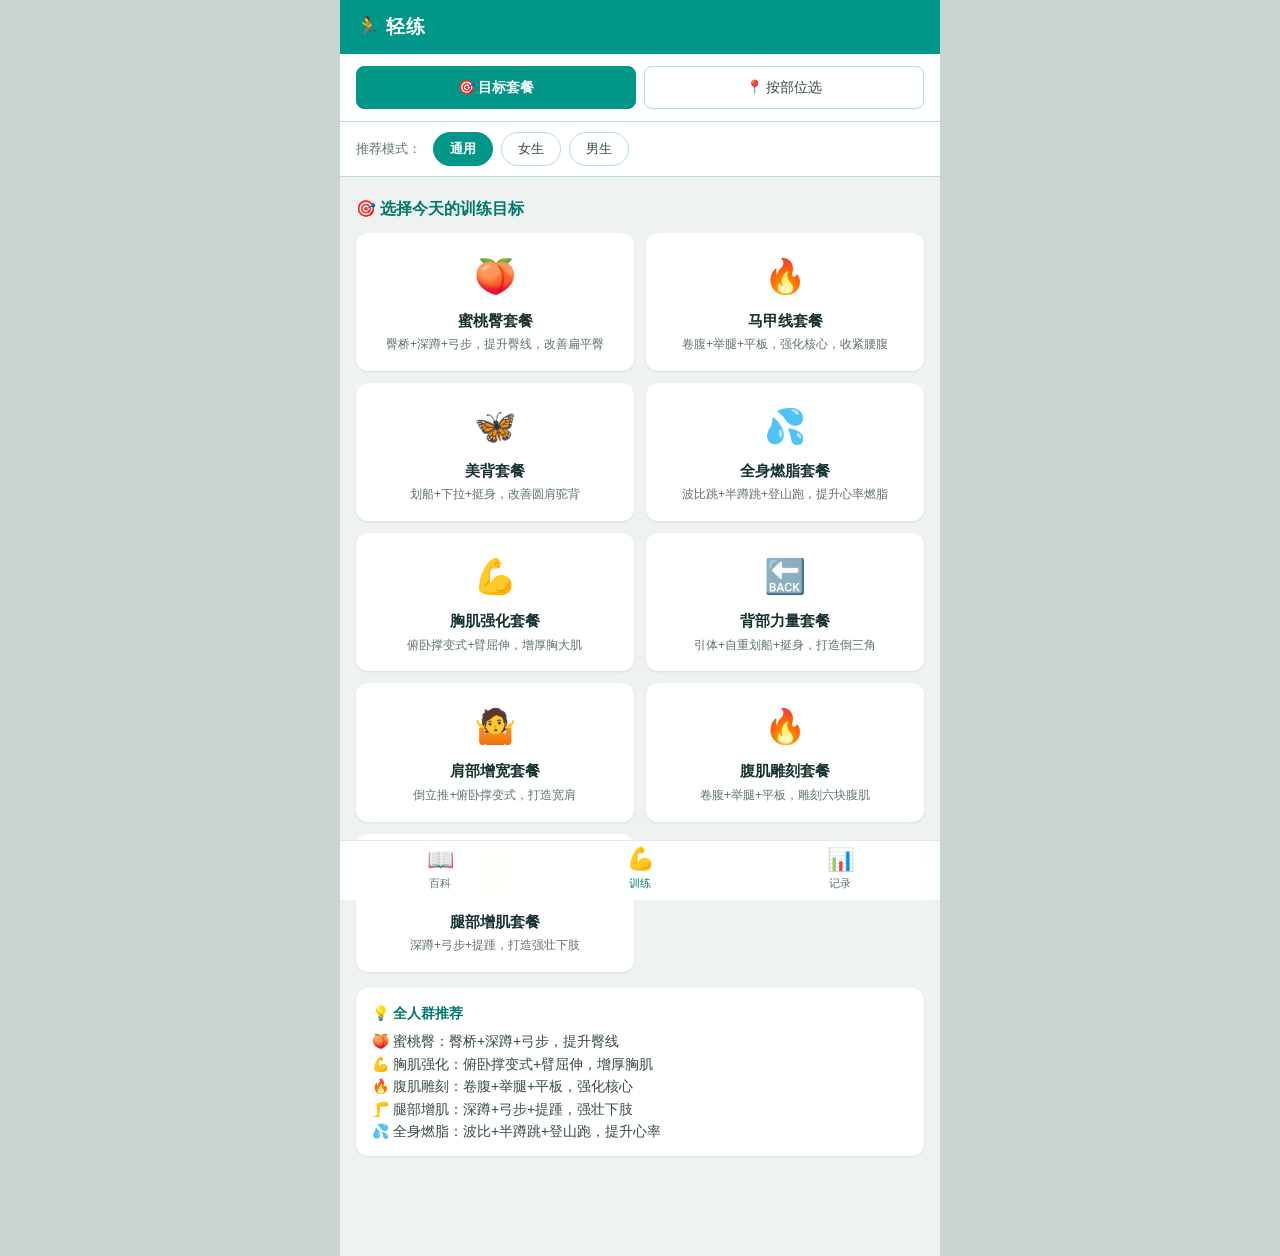
<file: workout.html>
<!DOCTYPE html>
<html lang="zh-CN">
<head>
<meta charset="UTF-8">
<meta name="viewport" content="width=device-width, initial-scale=1.0, viewport-fit=cover">
<meta name="apple-mobile-web-app-capable" content="yes">
<meta name="apple-mobile-web-app-status-bar-style" content="black-translucent">
<meta name="theme-color" content="#009688">
<link rel="manifest" href="manifest.json">
<title>轻练 · 训练</title>
<link rel="stylesheet" href="styles.css">
<meta http-equiv="Content-Security-Policy" content="default-src 'self'; img-src 'self' data: https://static.exercisedb.dev; script-src 'self' 'unsafe-inline'; style-src 'self' 'unsafe-inline'; manifest-src 'self';">
</head>
<body>

<div class="header" id="headerBar">
<h1 id="headerTitle">🏃 轻练</h1>
<span class="btn" id="headerBtn" onclick="clearPlan()" style="display:none">清空</span>
</div>

<!-- Mode tabs -->
<div class="mode-tabs">
    <div class="mode-tab active" onclick="setMode('goal')">🎯 目标套餐</div>
    <div class="mode-tab" onclick="setMode('bodypart')">📍 按部位选</div>
</div>

<!-- Gender bar -->
<div class="gender-bar" id="genderBar">
    <label>推荐模式：</label>
    <div class="gender-chip active" onclick="setGender('general')">通用</div>
    <div class="gender-chip" onclick="setGender('female')">女生</div>
    <div class="gender-chip" onclick="setGender('male')">男生</div>
</div>

<!-- Goal mode -->
<div class="section" id="goalSection">
    <div class="section-title">🎯 选择今天的训练目标</div>
    <div class="goal-grid" id="goalGrid"></div>
    <div class="hint-box" id="hintBox">
        <div class="title">💡 推荐套餐</div>
        <div id="hintContent"></div>
    </div>
    <div class="rec-list" id="goalRecList">
        <div class="section-title">🔥 套餐动作</div>
        <div id="goalRecItems"></div>
        <div style="text-align:center;margin-top:10px;font-size:0.8em;color:#999">点击 <span style="color:#ff6e40;font-weight:700">+</span> 添加到今日训练</div>
    </div>
</div>

<!-- Body part mode -->
<div class="section" id="bpSection" style="display:none">
    <div class="section-title">📍 选择今天要练的部位</div>
    <div class="bp-hint" style="font-size:0.8em;color:#777;margin-bottom:10px">点击下方部位查看推荐动作</div>
    <div class="bp-grid" id="bpGrid"></div>
    <div class="rec-list" id="recList">
        <div class="section-title">🔥 推荐动作</div>
        <div id="recItems"></div>
        <div style="text-align:center;margin-top:10px;font-size:0.8em;color:#999">点击 <span style="color:#ff6e40;font-weight:700">+</span> 添加到今日训练</div>
    </div>
</div>

<!-- Plan view -->
<div class="plan-view" id="planView" style="display:none">
    <div class="section-title">📋 今日训练计划</div>
    <div class="hint-box" id="planHint">
        <div class="title">✏️ 组数/次数说明</div>
        <p>💪 <strong>增肌</strong>：3-4组 × 8-12次，组间休息60-90秒</p>
        <p>🏋️ <strong>力量</strong>：4-5组 × 3-6次，组间休息90-120秒</p>
        <p>🏃 <strong>耐力</strong>：2-3组 × 15-20次，组间休息30-45秒</p>
        <p>👇 直接点击数字框修改组数和次数</p>
    </div>
    <div id="planList"></div>
    <div class="start-btn disabled" id="startBtn" onclick="startWorkout()">开始训练</div>
</div>

<!-- Workout mode -->
<div class="workout-view" id="workoutView">
    <div class="timer-bar">
        <div class="phase" id="timerPhase">准备开始</div>
        <div class="time" id="timerTime">00:00</div>
        <div class="progress"><div class="bar" id="timerProgress" style="width:0%"></div></div>
    </div>
    <div class="current-ex">
        <div class="gif-area" id="currentGif"></div>
        <h2 id="currentName">--</h2>
        <div class="set-info" id="currentSetInfo">--</div>
    </div>
    <div class="set-buttons">
        <button class="set-btn btn-complete" id="btnComplete" onclick="completeSet()">完成</button>
        <button class="set-btn btn-skip" onclick="skipSet()">跳过</button>
    </div>
    <div class="steps-view" id="stepsArea"></div>
</div>

<!-- Rest overlay -->
<div class="rest-overlay" id="restOverlay">
    <div class="phase">⏸ 休息</div>
    <div class="time" id="restTime">60</div>
    <div class="hint">调整呼吸，准备下一组</div>
    <div class="skip-btn" onclick="skipRest()">跳过休息 →</div>
</div>

<!-- Complete -->
<div class="complete-view" id="completeView">
    <div class="icon">🎉</div>
    <h2>训练完成！</h2>
    <div class="summary" id="completeSummary"></div>
    <div class="btn btn-primary" onclick="saveHistory()">保存记录</div>
    <div class="btn btn-secondary" onclick="location.href='browser.html'">继续浏览</div>
</div>

<div class="bottom-nav">
<div class="nav-item" onclick="location.href='browser.html'"><div class="icon">📖</div><div class="label">百科</div></div>
<div class="nav-item active" onclick="location.href='workout.html'"><div class="icon">💪</div><div class="label">训练</div></div>
<div class="nav-item" onclick="location.href='history.html'"><div class="icon">📊</div><div class="label">记录</div></div>
</div>

<script>
const restDuration = 60;
const restBetweenExercises = 75;
let allExercises = [];

const goalTemplates = {"female_peach": {"title": "蜜桃臀套餐", "icon": "🍑", "desc": "臀桥+深蹲+弓步，提升臀线，改善扁平臀", "exercises": [["low glute bridge on floor", 3, 15, false, "用臀部发力顶髋，顶峰收缩"], ["jump squat", 3, 12, false, "下蹲至大腿平行地面，跳起"], ["forward lunge (male)", 3, 12, false, "步幅大一点，感受臀部拉伸"], ["single leg bridge with outstretched leg", 3, 12, false, "单腿臀桥，另一腿伸直"], ["curtsey squat", 3, 12, false, "交叉后蹲，深度刺激臀肌"]], "items": [{"name": "low glute bridge on floor", "name_cn": "低 臀 桥 地板", "target": "glutes", "media_id": "u0cNiij", "sets": 3, "reps": 15, "time_mode": false, "note": "用臀部发力顶髋，顶峰收缩"}, {"name": "jump squat", "name_cn": "跳蹲", "target": "glutes", "media_id": "LIlE5Tn", "sets": 3, "reps": 12, "time_mode": false, "note": "下蹲至大腿平行地面，跳起"}, {"name": "forward lunge (male)", "name_cn": "前弓步（男）", "target": "glutes", "media_id": "kMzUs9Y", "sets": 3, "reps": 12, "time_mode": false, "note": "步幅大一点，感受臀部拉伸"}, {"name": "single leg bridge with outstretched leg", "name_cn": "单腿臀桥（伸直腿）", "target": "glutes", "media_id": "rmEukuS", "sets": 3, "reps": 12, "time_mode": false, "note": "单腿臀桥，另一腿伸直"}, {"name": "curtsey squat", "name_cn": "屈膝礼深蹲", "target": "glutes", "media_id": "gUjqdei", "sets": 3, "reps": 12, "time_mode": false, "note": "交叉后蹲，深度刺激臀肌"}]}, "female_abs": {"title": "马甲线套餐", "icon": "🔥", "desc": "卷腹+举腿+平板，强化核心，收紧腰腹", "exercises": [["crunch floor", 3, 20, false, "肩胛骨离地即可"], ["front plank with twist", 3, 30, true, "保持身体一条直线"], ["lying leg raise flat bench", 3, 15, false, "下腹发力，避免腰部代偿"], ["russian twist", 3, 20, false, "双脚可抬起增加难度"], ["air bike", 3, 20, false, "左右交替，肘碰膝"]], "items": [{"name": "crunch floor", "name_cn": "卷腹 地板", "target": "abs", "media_id": "TFqbd8t", "sets": 3, "reps": 20, "time_mode": false, "note": "肩胛骨离地即可"}, {"name": "front plank with twist", "name_cn": "前 平板 带 转体", "target": "abs", "media_id": "CosupLu", "sets": 3, "reps": 30, "time_mode": true, "note": "保持身体一条直线"}, {"name": "lying leg raise flat bench", "name_cn": "仰卧腿 举 平板卧推", "target": "abs", "media_id": "WhuFnR7", "sets": 3, "reps": 15, "time_mode": false, "note": "下腹发力，避免腰部代偿"}, {"name": "russian twist", "name_cn": "俄式转体", "target": "abs", "media_id": "XVDdcoj", "sets": 3, "reps": 20, "time_mode": false, "note": "双脚可抬起增加难度"}, {"name": "air bike", "name_cn": "空中自行车", "target": "abs", "media_id": "1ZFqTDN", "sets": 3, "reps": 20, "time_mode": false, "note": "左右交替，肘碰膝"}]}, "female_back": {"title": "美背套餐", "icon": "🦋", "desc": "划船+下拉+挺身，改善圆肩驼背", "exercises": [["bodyweight squatting row", 3, 12, false, "利用门框或栏杆做自重划船"], ["chin-up", 3, 8, false, "反握引体，背阔肌发力"], ["inverted row", 3, 12, false, "低杠仰卧划船，背部发力"], ["reverse plank with leg lift", 3, 10, false, "反向平板抬腿，打开肩胸"], ["hyperextension", 3, 12, false, "收紧下背部，缓慢起身"]], "items": [{"name": "bodyweight squatting row", "name_cn": "自重 深蹲t内g 划船", "target": "upper back", "media_id": "3xK09Sk", "sets": 3, "reps": 12, "time_mode": false, "note": "利用门框或栏杆做自重划船"}, {"name": "chin-up", "name_cn": "反握引体向上", "target": "lats", "media_id": "T2mxWqc", "sets": 3, "reps": 8, "time_mode": false, "note": "反握引体，背阔肌发力"}, {"name": "inverted row", "name_cn": "反向划船", "target": "upper back", "media_id": "bZGHsAZ", "sets": 3, "reps": 12, "time_mode": false, "note": "低杠仰卧划船，背部发力"}, {"name": "reverse plank with leg lift", "name_cn": "反向 平板 带 腿 举", "target": "abs", "media_id": "tFToB7l", "sets": 3, "reps": 10, "time_mode": false, "note": "反向平板抬腿，打开肩胸"}, {"name": "hyperextension", "name_cn": "背部挺身", "target": "spine", "media_id": "zhMwOwE", "sets": 3, "reps": 12, "time_mode": false, "note": "收紧下背部，缓慢起身"}]}, "female_full": {"title": "全身燃脂套餐", "icon": "💦", "desc": "波比跳+半蹲跳+登山跑，提升心率燃脂", "exercises": [["burpee", 3, 10, false, "落地缓冲，保护膝盖"], ["semi squat jump (male)", 3, 20, true, "半蹲跳起，保持节奏"], ["mountain climber", 3, 30, true, "核心收紧，交替快跑"], ["jack burpee", 3, 10, false, "波比+开合跳，强度更高"], ["lunge with jump", 3, 12, false, "弓步跳换腿，全身参与"]], "items": [{"name": "burpee", "name_cn": "波比跳", "target": "cardiovascular system", "media_id": "dK9394r", "sets": 3, "reps": 10, "time_mode": false, "note": "落地缓冲，保护膝盖"}, {"name": "semi squat jump (male)", "name_cn": "半蹲跳（男）", "target": "cardiovascular system", "media_id": "6FMU51h", "sets": 3, "reps": 20, "time_mode": true, "note": "半蹲跳起，保持节奏"}, {"name": "mountain climber", "name_cn": "登山者", "target": "cardiovascular system", "media_id": "RJgzwny", "sets": 3, "reps": 30, "time_mode": true, "note": "核心收紧，交替快跑"}, {"name": "jack burpee", "name_cn": "开合波比跳", "target": "cardiovascular system", "media_id": "mr7pkqP", "sets": 3, "reps": 10, "time_mode": false, "note": "波比+开合跳，强度更高"}, {"name": "lunge with jump", "name_cn": "弓步 带 跳", "target": "glutes", "media_id": "PM1PZjg", "sets": 3, "reps": 12, "time_mode": false, "note": "弓步跳换腿，全身参与"}]}, "male_chest": {"title": "胸肌强化套餐", "icon": "💪", "desc": "俯卧撑变式+臂屈伸，增厚胸大肌", "exercises": [["push-up", 4, 15, false, "核心收紧，全幅度下降"], ["decline push-up", 3, 12, false, "脚抬高刺激上胸"], ["chest dip", 3, 10, false, "身体前倾，胸肌发力"], ["archer push up", 3, 8, false, "单侧强化，左右交替"], ["diamond push-up", 3, 12, false, "窄距俯卧撑，内侧胸肌"]], "items": [{"name": "push-up", "name_cn": "俯卧撑", "target": "pectorals", "media_id": "I4hDWkc", "sets": 4, "reps": 15, "time_mode": false, "note": "核心收紧，全幅度下降"}, {"name": "decline push-up", "name_cn": "下斜 俯卧撑", "target": "pectorals", "media_id": "i5cEhka", "sets": 3, "reps": 12, "time_mode": false, "note": "脚抬高刺激上胸"}, {"name": "chest dip", "name_cn": "胸肌臂屈伸", "target": "pectorals", "media_id": "9WTm7dq", "sets": 3, "reps": 10, "time_mode": false, "note": "身体前倾，胸肌发力"}, {"name": "archer push up", "name_cn": "弓手俯卧撑", "target": "pectorals", "media_id": "A9qxk2F", "sets": 3, "reps": 8, "time_mode": false, "note": "单侧强化，左右交替"}, {"name": "diamond push-up", "name_cn": "钻石俯卧撑", "target": "triceps", "media_id": "soIB2rj", "sets": 3, "reps": 12, "time_mode": false, "note": "窄距俯卧撑，内侧胸肌"}]}, "male_back": {"title": "背部力量套餐", "icon": "🔙", "desc": "引体+自重划船+挺身，打造倒三角", "exercises": [["pull-up", 4, 6, false, "全程控制，下巴过杠"], ["inverted row", 4, 10, false, "低杠仰卧划船，背阔肌发力"], ["bodyweight squatting row (with towel)", 3, 12, false, "毛巾辅助自重划船"], ["chin-up", 3, 8, false, "反握引体，全面刺激背部"], ["hyperextension", 3, 12, false, "下背挺身，增强脊柱稳定"]], "items": [{"name": "pull-up", "name_cn": "引体向上", "target": "lats", "media_id": "lBDjFxJ", "sets": 4, "reps": 6, "time_mode": false, "note": "全程控制，下巴过杠"}, {"name": "inverted row", "name_cn": "反向划船", "target": "upper back", "media_id": "bZGHsAZ", "sets": 4, "reps": 10, "time_mode": false, "note": "低杠仰卧划船，背阔肌发力"}, {"name": "bodyweight squatting row (with towel)", "name_cn": "自重 深蹲t内g 划船 (带毛巾)", "target": "upper back", "media_id": "BReCuOn", "sets": 3, "reps": 12, "time_mode": false, "note": "毛巾辅助自重划船"}, {"name": "chin-up", "name_cn": "反握引体向上", "target": "lats", "media_id": "T2mxWqc", "sets": 3, "reps": 8, "time_mode": false, "note": "反握引体，全面刺激背部"}, {"name": "hyperextension", "name_cn": "背部挺身", "target": "spine", "media_id": "zhMwOwE", "sets": 3, "reps": 12, "time_mode": false, "note": "下背挺身，增强脊柱稳定"}]}, "male_shoulders": {"title": "肩部增宽套餐", "icon": "🤷", "desc": "倒立推+俯卧撑变式，打造宽肩", "exercises": [["pike-to-cobra push-up", 4, 8, false, "倒V俯卧撑，肩推替代"], ["push-up to side plank", 3, 10, false, "俯卧撑接侧平板，肩稳定"], ["handstand push-up", 3, 5, false, "靠墙倒立推，前束强化"], ["scapula push-up", 3, 15, false, "肩胛俯卧撑，肩袖稳定"], ["reverse plank with leg lift", 3, 10, false, "反向平板，后束激活"]], "items": [{"name": "pike-to-cobra push-up", "name_cn": "折叠-到-眼镜蛇 俯卧撑", "target": "glutes", "media_id": "XPUDTt7", "sets": 4, "reps": 8, "time_mode": false, "note": "倒V俯卧撑，肩推替代"}, {"name": "push-up to side plank", "name_cn": "俯卧撑 到 侧 平板", "target": "abs", "media_id": "KhHJ338", "sets": 3, "reps": 10, "time_mode": false, "note": "俯卧撑接侧平板，肩稳定"}, {"name": "handstand push-up", "name_cn": "手倒立 俯卧撑", "target": "triceps", "media_id": "rQxwMxO", "sets": 3, "reps": 5, "time_mode": false, "note": "靠墙倒立推，前束强化"}, {"name": "scapula push-up", "name_cn": "肩胛俯卧撑", "target": "serratus anterior", "media_id": "jV65tKx", "sets": 3, "reps": 15, "time_mode": false, "note": "肩胛俯卧撑，肩袖稳定"}, {"name": "reverse plank with leg lift", "name_cn": "反向 平板 带 腿 举", "target": "abs", "media_id": "tFToB7l", "sets": 3, "reps": 10, "time_mode": false, "note": "反向平板，后束激活"}]}, "male_abs": {"title": "腹肌雕刻套餐", "icon": "🔥", "desc": "卷腹+举腿+平板，雕刻六块腹肌", "exercises": [["crunch floor", 4, 20, false, "肩胛骨离地即可，不要拉头"], ["hanging straight leg raise", 3, 12, false, "控制摆动，下腹发力"], ["front plank with twist", 3, 45, true, "收紧核心，身体成一条线"], ["cross body crunch", 3, 15, false, "对侧肘碰膝，腹斜肌参与"], ["reverse crunch", 3, 15, false, "下腹卷起，骨盆离地"]], "items": [{"name": "crunch floor", "name_cn": "卷腹 地板", "target": "abs", "media_id": "TFqbd8t", "sets": 4, "reps": 20, "time_mode": false, "note": "肩胛骨离地即可，不要拉头"}, {"name": "hanging straight leg raise", "name_cn": "悬垂 直腿举", "target": "abs", "media_id": "4Ml7QFO", "sets": 3, "reps": 12, "time_mode": false, "note": "控制摆动，下腹发力"}, {"name": "front plank with twist", "name_cn": "前 平板 带 转体", "target": "abs", "media_id": "CosupLu", "sets": 3, "reps": 45, "time_mode": true, "note": "收紧核心，身体成一条线"}, {"name": "cross body crunch", "name_cn": "交叉卷腹", "target": "abs", "media_id": "rbu5UUb", "sets": 3, "reps": 15, "time_mode": false, "note": "对侧肘碰膝，腹斜肌参与"}, {"name": "reverse crunch", "name_cn": "反向卷腹", "target": "abs", "media_id": "nCU1Ekp", "sets": 3, "reps": 15, "time_mode": false, "note": "下腹卷起，骨盆离地"}]}, "male_legs": {"title": "腿部增肌套餐", "icon": "🦵", "desc": "深蹲+弓步+提踵，打造强壮下肢", "exercises": [["split squats", 4, 10, false, "分腿蹲，每侧独立发力"], ["single leg squat (pistol) male", 3, 6, false, "单腿深蹲，挑战平衡"], ["lunge with jump", 3, 12, false, "弓步跳跃换腿，爆发力"], ["glute-ham raise", 3, 10, false, "腘绳肌+臀肌协同发力"], ["bodyweight standing calf raise", 4, 15, false, "自重提踵，全幅度拉伸"]], "items": [{"name": "split squats", "name_cn": "分腿蹲", "target": "quads", "media_id": "9E25EOx", "sets": 4, "reps": 10, "time_mode": false, "note": "分腿蹲，每侧独立发力"}, {"name": "single leg squat (pistol) male", "name_cn": "单腿 深蹲 (单腿) 男", "target": "glutes", "media_id": "nqs5HGV", "sets": 3, "reps": 6, "time_mode": false, "note": "单腿深蹲，挑战平衡"}, {"name": "lunge with jump", "name_cn": "弓步 带 跳", "target": "glutes", "media_id": "PM1PZjg", "sets": 3, "reps": 12, "time_mode": false, "note": "弓步跳跃换腿，爆发力"}, {"name": "glute-ham raise", "name_cn": "臀腿提升", "target": "hamstrings", "media_id": "Vvwjz6N", "sets": 3, "reps": 10, "time_mode": false, "note": "腘绳肌+臀肌协同发力"}, {"name": "bodyweight standing calf raise", "name_cn": "自重 站姿小腿 举", "target": "calves", "media_id": "bJYHBIN", "sets": 4, "reps": 15, "time_mode": false, "note": "自重提踵，全幅度拉伸"}]}};
const bpRec = {"chest": [{"name": "barbell bench press", "name_cn": "杠铃卧推", "target": "pectorals", "media_id": "EIeI8Vf", "sets": 3, "reps": 12, "time_mode": false, "note": ""}, {"name": "dumbbell fly", "name_cn": "哑铃飞鸟", "target": "pectorals", "media_id": "yz9nUhF", "sets": 3, "reps": 12, "time_mode": false, "note": ""}, {"name": "push-up", "name_cn": "俯卧撑", "target": "pectorals", "media_id": "I4hDWkc", "sets": 3, "reps": 12, "time_mode": false, "note": ""}, {"name": "dumbbell pullover", "name_cn": "哑铃颈后拉", "target": "pectorals", "media_id": "9XjtHvS", "sets": 3, "reps": 12, "time_mode": false, "note": ""}], "back": [{"name": "pull-up", "name_cn": "引体向上", "target": "lats", "media_id": "lBDjFxJ", "sets": 3, "reps": 12, "time_mode": false, "note": ""}, {"name": "cable lat pulldown full range of motion", "name_cn": "绳索 背阔 下拉 完整 范围 的 动态", "target": "lats", "media_id": "LEprlgG", "sets": 3, "reps": 12, "time_mode": false, "note": ""}, {"name": "hyperextension", "name_cn": "背部挺身", "target": "spine", "media_id": "zhMwOwE", "sets": 3, "reps": 12, "time_mode": false, "note": ""}], "shoulders": [{"name": "dumbbell lateral raise", "name_cn": "哑铃侧平举", "target": "delts", "media_id": "DsgkuIt", "sets": 3, "reps": 12, "time_mode": false, "note": ""}, {"name": "barbell upright row", "name_cn": "杠铃直立划船", "target": "delts", "media_id": "UDlhcO8", "sets": 3, "reps": 12, "time_mode": false, "note": ""}, {"name": "dumbbell front raise", "name_cn": "哑铃前平举", "target": "delts", "media_id": "3eGE2JC", "sets": 3, "reps": 12, "time_mode": false, "note": ""}], "upper arms": [{"name": "dumbbell biceps curl", "name_cn": "哑铃二头弯举", "target": "biceps", "media_id": "NbVPDMW", "sets": 3, "reps": 12, "time_mode": false, "note": ""}, {"name": "barbell curl", "name_cn": "杠铃弯举", "target": "biceps", "media_id": "25GPyDY", "sets": 3, "reps": 12, "time_mode": false, "note": ""}, {"name": "cable reverse grip triceps pushdown (sz-bar) (with arm blaster)", "name_cn": "绳索反握三头下压（曲杆+臂撑器）", "target": "triceps", "media_id": "ThKP69G", "sets": 3, "reps": 12, "time_mode": false, "note": ""}, {"name": "cable hammer curl (with rope)", "name_cn": "绳索 锤式弯举 (带 绳索)", "target": "biceps", "media_id": "HPlPoQA", "sets": 3, "reps": 12, "time_mode": false, "note": ""}], "upper legs": [{"name": "barbell squat (on knees)", "name_cn": "杠铃跪蹲", "target": "quads", "media_id": "oR7O9LW", "sets": 3, "reps": 12, "time_mode": false, "note": ""}, {"name": "dumbbell lunge", "name_cn": "哑铃 弓步", "target": "glutes", "media_id": "RRWFUcw", "sets": 3, "reps": 12, "time_mode": false, "note": ""}, {"name": "lever leg extension", "name_cn": "杠杆腿伸展", "target": "quads", "media_id": "my33uHU", "sets": 3, "reps": 12, "time_mode": false, "note": ""}, {"name": "cable assisted inverse leg curl", "name_cn": "绳索辅助反向腿弯举", "target": "hamstrings", "media_id": "zHEpuuc", "sets": 3, "reps": 12, "time_mode": false, "note": ""}, {"name": "band single leg calf raise", "name_cn": "弹力带 单腿 小腿 举", "target": "calves", "media_id": "9JprnPh", "sets": 3, "reps": 12, "time_mode": false, "note": ""}], "waist": [{"name": "bodyweight incline side plank", "name_cn": "自重 上斜 侧 平板", "target": "abs", "media_id": "5VXmnV5", "sets": 3, "reps": 12, "time_mode": false, "note": ""}, {"name": "band bicycle crunch", "name_cn": "弹力带 自行车卷腹", "target": "abs", "media_id": "tZkGYZ9", "sets": 3, "reps": 12, "time_mode": false, "note": ""}, {"name": "russian twist", "name_cn": "俄式转体", "target": "abs", "media_id": "XVDdcoj", "sets": 3, "reps": 12, "time_mode": false, "note": ""}, {"name": "assisted lying leg raise with lateral throw down", "name_cn": "辅助仰卧 腿 举 带侧下投", "target": "abs", "media_id": "UGhRD1A", "sets": 3, "reps": 12, "time_mode": false, "note": ""}, {"name": "band bicycle crunch", "name_cn": "弹力带 自行车卷腹", "target": "abs", "media_id": "tZkGYZ9", "sets": 3, "reps": 12, "time_mode": false, "note": ""}], "lower legs": [{"name": "barbell standing calf raise", "name_cn": "杠铃站姿提踵", "target": "calves", "media_id": "8ozhUIZ", "sets": 3, "reps": 12, "time_mode": false, "note": ""}, {"name": "barbell seated calf raise", "name_cn": "杠铃坐姿提踵", "target": "calves", "media_id": "ktsFQAZ", "sets": 3, "reps": 12, "time_mode": false, "note": ""}, {"name": "band single leg calf raise", "name_cn": "弹力带 单腿 小腿 举", "target": "calves", "media_id": "9JprnPh", "sets": 3, "reps": 12, "time_mode": false, "note": ""}, {"name": "calf stretch with hands against wall", "name_cn": "扶墙小腿拉伸", "target": "calves", "media_id": "m0tCHqc", "sets": 3, "reps": 12, "time_mode": false, "note": ""}], "lower arms": [{"name": "band reverse wrist curl", "name_cn": "弹力带 反腕 弯举", "target": "forearms", "media_id": "Ezpnw9d", "sets": 3, "reps": 12, "time_mode": false, "note": ""}, {"name": "barbell reverse curl", "name_cn": "杠铃反向 弯举", "target": "biceps", "media_id": "xNrS20v", "sets": 3, "reps": 12, "time_mode": false, "note": ""}], "cardio": [{"name": "burpee", "name_cn": "波比跳", "target": "cardiovascular system", "media_id": "dK9394r", "sets": 3, "reps": 12, "time_mode": false, "note": ""}, {"name": "mountain climber", "name_cn": "登山者", "target": "cardiovascular system", "media_id": "RJgzwny", "sets": 3, "reps": 12, "time_mode": false, "note": ""}, {"name": "walking high knees lunge", "name_cn": "高抬腿行走弓步", "target": "cardiovascular system", "media_id": "J9zIWig", "sets": 3, "reps": 12, "time_mode": false, "note": ""}, {"name": "skater hops", "name_cn": "滑冰跳", "target": "cardiovascular system", "media_id": "zfNHMN9", "sets": 3, "reps": 12, "time_mode": false, "note": ""}], "neck": []};
const bpOptions = [
    {id:'chest', emoji:'💪', cn:'胸部'},
    {id:'back', emoji:'🔙', cn:'背部'},
    {id:'shoulders', emoji:'🤷', cn:'肩部'},
    {id:'upper arms', emoji:'💪', cn:'上臂'},
    {id:'upper legs', emoji:'🦵', cn:'大腿'},
    {id:'waist', emoji:'🧘', cn:'腰部'},
    {id:'lower legs', emoji:'🦶', cn:'小腿'},
    {id:'lower arms', emoji:'🤜', cn:'前臂'},
    {id:'cardio', emoji:'🏃', cn:'有氧'},
    {id:'neck', emoji:'🦒', cn:'颈部'}
];

let plan = JSON.parse(localStorage.getItem('workoutPlan') || '[]');
let currentMode = 'goal';
const tplMap = {};
(function(){
    for (const k in goalTemplates) (goalTemplates[k].items || []).forEach(t => { tplMap[t.name] = t; });
    for (const k in bpRec) (bpRec[k] || []).forEach(t => { tplMap[t.name] = t; });
})();
document.addEventListener('click', function(e) {
    const btn = e.target.closest ? e.target.closest('.add-btn') : null;
    if (!btn || !btn.dataset.tpl) return;
    const tpl = tplMap[btn.dataset.tpl];
    if (tpl) addToPlan(tpl);
});
let gender = 'general';
let selectedBP = null;
let selectedGoal = null;
let currentExIdx = 0;
let currentSetNum = 0;
let completedSets = {};
let timerInterval = null;
let remainingTime = 0;
// 练习倒计时（计时类动作专用）
let exerciseTimerInterval = null;
let exerciseRemainingTime = 0;
let isExercisePaused = false;

function findExercise(name) {
    return allExercises.find(e => e.name === name) || allExercises.find(e => e.name.toLowerCase().includes(name.toLowerCase()));
}

function handleGifError(img) {
    if (!img._fallback) {
        img._fallback = 1;
        const mid = img.getAttribute('data-media-id');
        if (mid && navigator.onLine !== false) { img.src = 'https://static.exercisedb.dev/media/' + mid + '.gif'; return; }
    }
    img.style.display = 'none';
    const p = img.nextElementSibling;
    if (p) p.style.display = 'flex';
}

function esc(text) {
    const d = document.createElement('div'); d.textContent = (text || '').replace(/"/g, '&quot;'); return d.innerHTML;
}

function setMode(mode) {
    currentMode = mode;
    document.querySelectorAll('.mode-tab').forEach(t => t.classList.toggle('active', t.textContent.includes(mode === 'goal' ? '目标' : '部位')));
    document.getElementById('goalSection').style.display = mode === 'goal' ? 'block' : 'none';
    document.getElementById('bpSection').style.display = mode === 'bodypart' ? 'block' : 'none';
}

function setGender(g) {
    gender = g;
    const labels = {'general':'通用','female':'女生','male':'男生'};
    document.querySelectorAll('#genderBar .gender-chip').forEach(c => c.classList.toggle('active', c.textContent === labels[g]));
    selectedGoal = null;
    document.getElementById('goalRecList').className = 'rec-list';
    document.querySelectorAll('.goal-card').forEach(c => c.classList.remove('selected'));
    renderGoalGrid();
    renderHint();
}

// ===== Goal mode =====
function renderGoalGrid() {
    const grid = document.getElementById('goalGrid');
    let html = '';
    let count = 0;
    for (const key in goalTemplates) {
        if (gender === 'female' && !key.startsWith('female_')) continue;
        if (gender === 'male' && !key.startsWith('male_')) continue;
        count++;
        const g = goalTemplates[key];
        html += '<div class="goal-card" onclick="selectGoal(&quot;' + key + '&quot;)" id="goal_' + key + '">';
        html += '<div class="icon">' + g.icon + '</div>';
        html += '<div class="title">' + esc(g.title) + '</div>';
        html += '<div class="desc">' + esc(g.desc) + '</div>';
        html += '</div>';
    }
    if (count === 0) html = '<div style="grid-column:1/-1;text-align:center;color:#999;padding:20px">该模式下暂无推荐</div>';
    grid.innerHTML = html;
}

function renderHint() {
    const titleEl = document.querySelector('#hintBox .title');
    const contentEl = document.getElementById('hintContent');
    const hints = {
        'female': {
            title: '💡 女生推荐',
            lines: ['🍑 蜜桃臀：臀桥+深蹲+弓步，提升臀线','🔥 马甲线：卷腹+举腿+平板，收紧腰腹','🦋 美背：自重划船+引体+挺身，改善圆肩','💦 全身燃脂：波比+半蹲跳+登山跑，提升心率']
        },
        'male': {
            title: '💡 男生推荐',
            lines: ['💪 胸肌强化：俯卧撑变式+臂屈伸，增厚胸肌','🔙 背部力量：引体+自重划船+挺身，倒三角','🤷 肩部增宽：倒立推+俯卧撑变式，宽肩','🔥 腹肌雕刻：卷腹+举腿+平板，六块腹肌','🦵 腿部增肌：深蹲+弓步+提踵，强壮下肢']
        },
        'general': {
            title: '💡 全人群推荐',
            lines: ['🍑 蜜桃臀：臀桥+深蹲+弓步，提升臀线','💪 胸肌强化：俯卧撑变式+臂屈伸，增厚胸肌','🔥 腹肌雕刻：卷腹+举腿+平板，强化核心','🦵 腿部增肌：深蹲+弓步+提踵，强壮下肢','💦 全身燃脂：波比+半蹲跳+登山跑，提升心率']
        }
    };
    const h = hints[gender];
    titleEl.textContent = h.title;
    contentEl.innerHTML = h.lines.map(l => '<p>' + esc(l) + '</p>').join('');
}

function selectGoal(goalId) {
    selectedGoal = goalId;
    document.querySelectorAll('.goal-card').forEach(c => c.classList.remove('selected'));
    document.getElementById('goal_' + goalId).classList.add('selected');
    renderGoalRecommendations(goalId);
}

function renderGoalRecommendations(goalId) {
    const list = document.getElementById('goalRecList');
    const items = document.getElementById('goalRecItems');
    list.className = 'rec-list active';
    const tpl = goalTemplates[goalId].items;
    let html = '';
    for (const t of tpl) {
        const isAdded = plan.some(p => p.name === t.name);
        html += renderRecItem(t, isAdded);
    }
    items.innerHTML = html;
}

function renderRecItem(t, isAdded) {
    const unit = t.time_mode ? '秒' : '次';
    const mid = t.media_id;
    let html = '<div class="rec-item">';
    html += '<div class="gif-thumb">';
    if (mid) {
        html += '<img src="gifs/' + mid + '.gif" data-media-id="' + mid + '" onerror="handleGifError(this)" />';
        html += '<div class="placeholder" style="display:none">🏋️</div>';
    } else {
        html += '<div class="placeholder">🏋️</div>';
    }
    html += '</div>';
    html += '<div class="info"><h3>' + esc(t.name_cn) + '</h3>';
    html += '<div class="target">目标：' + esc(t.target || '综合') + ' · 建议 ' + t.sets + '组×' + t.reps + unit + '</div></div>';
        if (isAdded) {
            html += '<div class="add-btn added">已添加</div>';
        } else {
            html += '<div class="add-btn" data-tpl="' + esc(t.name) + '">+</div>';
        }
    html += '</div>';
    return html;
}

// ===== Body part mode =====
function renderBPGrid() {
    const grid = document.getElementById('bpGrid');
    let html = '';
    for (const bp of bpOptions) {
        html += '<div class="bp-btn" onclick="selectBP(&quot;' + bp.id + '&quot;)" id="bp_' + bp.id + '">';
        html += '<span class="emoji">' + bp.emoji + '</span>' + bp.cn + '</div>';
    }
    grid.innerHTML = html;
}

function selectBP(bpId) {
    selectedBP = bpId;
    document.querySelectorAll('.bp-btn').forEach(b => b.classList.toggle('selected', b.id === 'bp_' + bpId));
    const list = document.getElementById('recList');
    const items = document.getElementById('recItems');
    list.className = 'rec-list active';
    let html = '';
    for (const t of (bpRec[bpId] || [])) {
        const isAdded = plan.some(p => p.name === t.name);
        html += renderRecItem(t, isAdded);
    }
    items.innerHTML = html;
}

// ===== Plan =====
function addToPlan(template) {
    if (plan.some(p => p.name === template.name)) return;
    plan.push({
        id: 'ex_' + Date.now() + '_' + Math.random().toString(36).substr(2,5),
        name: template.name,
        name_cn: template.name_cn,
        target: template.target || '',
        media_id: template.media_id || '',
        sets: template.sets || 3,
        reps: template.reps || 12,
        unit: template.time_mode ? '秒' : '次',
        note: template.note || ''
    });
    localStorage.setItem('workoutPlan', JSON.stringify(plan));
    if (currentMode === 'goal' && selectedGoal) renderGoalRecommendations(selectedGoal);
    else if (selectedBP) renderBPRecommendations(selectedBP);
    updatePlanVisibility();
}

function renderBPRecommendations(bpId) {
    selectBP(bpId);
}

function updatePlanVisibility() {
    const hasPlan = plan.length > 0;
    document.getElementById('goalSection').style.display = hasPlan ? 'none' : (currentMode === 'goal' ? 'block' : 'none');
    document.getElementById('bpSection').style.display = hasPlan ? 'none' : (currentMode === 'bodypart' ? 'block' : 'none');
    document.querySelector('.mode-tabs').style.display = hasPlan ? 'none' : 'flex';
    document.getElementById('genderBar').style.display = hasPlan ? 'none' : 'flex';
    document.getElementById('planView').style.display = hasPlan ? 'block' : 'none';
    document.getElementById('headerBtn').style.display = hasPlan ? 'inline-block' : 'none';
    const startBtn = document.getElementById('startBtn');
    startBtn.className = hasPlan ? 'start-btn' : 'start-btn disabled';
    if (hasPlan) renderPlan();
}

function renderPlan() {
    const listEl = document.getElementById('planList');
    let html = '';
    for (let i = 0; i < plan.length; i++) {
        const ex = plan[i];
        html += '<div class="exercise-item">';
        html += '<div class="gif-thumb">';
        if (ex.media_id) {
            html += '<img src="gifs/' + ex.media_id + '.gif" data-media-id="' + ex.media_id + '" onerror="handleGifError(this)" />';
            html += '<div class="placeholder" style="display:none">🏋️</div>';
        } else {
            html += '<div class="placeholder">🏋️</div>';
        }
        html += '</div>';
        html += '<div class="info"><h3>' + esc(ex.name_cn) + '</h3>';
        html += '<div class="config">';
        html += '<input type="number" min="1" max="10" value="' + ex.sets + '" onchange="updateSets(' + i + ',this.value)"> <span class="label-sm">组</span>';
        html += ' × ';
        html += '<input type="number" min="1" max="100" value="' + ex.reps + '" onchange="updateReps(' + i + ',this.value)"> <span class="label-sm">' + ex.unit + '</span>';
        html += '</div></div>';
        html += '<div class="actions"><button class="btn-sm btn-del" onclick="removeEx(' + i + ')">✕</button></div>';
        html += '</div>';
    }
    listEl.innerHTML = html;
}

function updateSets(idx, val) { plan[idx].sets = parseInt(val) || 3; localStorage.setItem('workoutPlan', JSON.stringify(plan)); }
function updateReps(idx, val) { plan[idx].reps = parseInt(val) || 10; localStorage.setItem('workoutPlan', JSON.stringify(plan)); }
function removeEx(idx) { plan.splice(idx, 1); localStorage.setItem('workoutPlan', JSON.stringify(plan)); updatePlanVisibility(); }
function clearPlan() {
    if (plan.length === 0) return;
    plan = [];
    localStorage.setItem('workoutPlan', JSON.stringify(plan));
    document.getElementById('planList').innerHTML = '';
    updatePlanVisibility();
    showToast('训练计划已清空');
}

// ===== Workout mode =====
function startWorkout() {
    if (plan.length === 0) return;
    document.getElementById('goalSection').style.display = 'none';
    document.getElementById('bpSection').style.display = 'none';
    document.getElementById('planView').style.display = 'none';
    document.getElementById('genderBar').style.display = 'none';
    document.querySelector('.mode-tabs').style.display = 'none';
    document.getElementById('workoutView').style.display = 'block';
    document.getElementById('headerBtn').style.display = 'none';
    document.getElementById('headerTitle').textContent = '💪 训练中';
    currentExIdx = 0; currentSetNum = 1; completedSets = {};
    showCurrentExercise();
}

function showCurrentExercise() {
    const ex = plan[currentExIdx];
    const unit = ex.unit || '次';
    const gifArea = document.getElementById('currentGif');
    if (ex.media_id) {
        gifArea.innerHTML = '<img src="gifs/' + ex.media_id + '.gif" data-media-id="' + ex.media_id + '" onerror="handleGifError(this)" style="height:100%;max-width:100%;object-fit:contain"><div class="placeholder" style="display:none">🏋️</div>';
    } else {
        gifArea.innerHTML = '<div class="placeholder">🏋️</div>';
    }
    document.getElementById('currentName').textContent = ex.name_cn;
    const completed = completedSets[ex.id] || 0;
    document.getElementById('currentSetInfo').textContent = '第 ' + currentSetNum + '/' + ex.sets + '组 · ' + ex.reps + unit + '/组 · 已完成 ' + completed + '组';
    document.getElementById('timerPhase').textContent = '第 ' + currentSetNum + '组 · ' + ex.name_cn;
    document.getElementById('timerTime').textContent = ex.reps + unit;
    document.getElementById('timerProgress').style.width = (completed / ex.sets * 100) + '%';
    document.getElementById('stepsArea').innerHTML = '<h3>💡 提示</h3><p style="font-size:0.85em;color:#555">' + esc(ex.note || '完成 ' + ex.reps + unit + '，保持匀速，注意呼吸。呼气发力，吸气还原。') + '</p>';
    // 计时类动作：自动开始倒计时
    if (ex.unit === '秒') {
        startExerciseCountdown(ex.reps);
    } else {
        resetExerciseTimerUI();
    }
}

// ===== 练习倒计时（计时类动作） =====
function startExerciseCountdown(seconds) {
    clearInterval(exerciseTimerInterval);
    exerciseRemainingTime = seconds;
    isExercisePaused = false;
    updateExerciseTimerUI('running');
    exerciseTimerInterval = setInterval(function() {
        if (isExercisePaused) return;
        exerciseRemainingTime--;
        updateExerciseTimerDisplay();
        if (exerciseRemainingTime <= 0) {
            clearInterval(exerciseTimerInterval);
            exerciseTimerInterval = null;
            // 倒计时结束，自动完成
            completeSet();
        }
    }, 1000);
}

function updateExerciseTimerDisplay() {
    document.getElementById('timerTime').textContent = exerciseRemainingTime + '秒';
    const ex = plan[currentExIdx];
    if (ex && ex.reps > 0) {
        const progress = Math.max(0, ((ex.reps - exerciseRemainingTime) / ex.reps) * 100);
        document.getElementById('timerProgress').style.width = progress + '%';
    }
}

function updateExerciseTimerUI(state) {
    const btn = document.getElementById('btnComplete');
    // 先清除所有可能的状态类，避免类叠加导致颜色错乱
    btn.classList.remove('btn-complete', 'btn-pause', 'btn-resume');
    if (state === 'running') {
        btn.textContent = '暂停';
        btn.classList.add('btn-pause');
    } else if (state === 'paused') {
        btn.textContent = '继续';
        btn.classList.add('btn-resume');
    } else {
        // reset / done
        btn.textContent = '完成';
        btn.classList.add('btn-complete');
    }
    updateExerciseTimerDisplay();
}

function resetExerciseTimerUI() {
    clearInterval(exerciseTimerInterval);
    exerciseTimerInterval = null;
    isExercisePaused = false;
    updateExerciseTimerUI('reset');
}

function togglePause() {
    if (!exerciseTimerInterval) return;
    isExercisePaused = !isExercisePaused;
    if (isExercisePaused) {
        updateExerciseTimerUI('paused');
    } else {
        updateExerciseTimerUI('running');
    }
}

function completeSet() {
    // 计时类动作：倒计时运行中 → 暂停/恢复；已停止或非计时 → 正常完成
    const ex = plan[currentExIdx];
    if (ex && ex.unit === '秒' && exerciseTimerInterval && !isExercisePaused) {
        togglePause();
        return;
    }
    if (ex && ex.unit === '秒' && isExercisePaused) {
        togglePause();
        return;
    }
    // 正常完成流程
    clearInterval(exerciseTimerInterval);
    exerciseTimerInterval = null;
    advanceSet(true);
}
function skipSet() { advanceSet(false); }
function advanceSet(count) {
    clearInterval(exerciseTimerInterval);
    exerciseTimerInterval = null;
    isExercisePaused = false;
    const ex = plan[currentExIdx];
    let completed = completedSets[ex.id] || 0;
    completed++; completedSets[ex.id] = completed;
    if (completed >= ex.sets) {
        if (currentExIdx < plan.length - 1) {
            currentExIdx++; currentSetNum = 1; showRestBeforeNext();
        } else {
            finishWorkout();
        }
    } else {
        currentSetNum = completed + 1; showRest();
    }
}

function showRest() { remainingTime = restDuration; showRestOverlay('组间休息'); }
function showRestBeforeNext() { remainingTime = restBetweenExercises; showRestOverlay('换动作休息', '下一个：' + plan[currentExIdx].name_cn); }
function showRestOverlay(phase, hint) {
    clearInterval(timerInterval);
    const overlay = document.getElementById('restOverlay');
    overlay.style.display = 'block';
    overlay.querySelector('.phase').textContent = '⏸ ' + phase;
    if (hint) overlay.querySelector('.hint').textContent = hint;
    updateRestDisplay();
    timerInterval = setInterval(() => {
        remainingTime--; updateRestDisplay();
        if (remainingTime <= 0) {
            clearInterval(timerInterval);
            overlay.style.display = 'none';
            overlay.querySelector('.phase').textContent = '⏸ 休息';
            overlay.querySelector('.hint').textContent = '调整呼吸，准备下一组';
            showCurrentExercise();
        }
    }, 1000);
}
function updateRestDisplay() {
    const m = Math.floor(remainingTime / 60);
    const s = remainingTime % 60;
    document.getElementById('restTime').textContent = m > 0 ? m + ':' + (s < 10 ? '0' : '') + s : remainingTime;
}
function skipRest() { clearInterval(timerInterval); document.getElementById('restOverlay').style.display = 'none'; showCurrentExercise(); }

function finishWorkout() {
    clearInterval(timerInterval);
    document.getElementById('workoutView').style.display = 'none';
    document.getElementById('completeView').style.display = 'block';
    document.getElementById('headerTitle').textContent = '🎉 完成';
    let total = 0, done = 0, names = [];
    for (const ex of plan) {
        total += ex.sets;
        done += completedSets[ex.id] || 0;
        names.push(ex.name_cn);
    }
    document.getElementById('completeSummary').innerHTML = '共 ' + plan.length + ' 个动作<br>完成 ' + done + '/' + total + ' 组<br>涉及：' + names.join('、');
}

function saveHistory() {
    const history = JSON.parse(localStorage.getItem('workoutHistory') || '[]');
    let total = 0, done = 0, list = [];
    for (const ex of plan) {
        total += ex.sets; done += completedSets[ex.id] || 0;
        list.push({name: ex.name_cn, sets_done: completedSets[ex.id] || 0, sets_target: ex.sets, reps: ex.reps, unit: ex.unit});
    }
    history.push({date: new Date().toISOString(), exercises: list, total_sets: total, completed_sets: done, body_part: selectedBP || selectedGoal});
    localStorage.setItem('workoutHistory', JSON.stringify(history));
    plan = []; localStorage.setItem('workoutPlan', JSON.stringify(plan));
    showToast('记录已保存！');
    setTimeout(() => { location.href = 'history.html'; }, 1200);
}

function showToast(msg) {
    const toast = document.createElement('div'); toast.className = 'toast'; toast.textContent = msg;
    document.body.appendChild(toast);
    setTimeout(() => toast.style.opacity = '1', 10);
    setTimeout(() => { toast.style.opacity = '0'; setTimeout(() => toast.remove(), 300); }, 1500);
}

if ('serviceWorker' in navigator) navigator.serviceWorker.register('sw.js');

renderGoalGrid();
renderBPGrid();
renderHint();
if (plan.length > 0) updatePlanVisibility();
</script>
</body>
</html>
</file>
<file: styles.css>
/* ============================================================
   轻练 · 统一设计系统 (Design System)
   作者: UI Designer — 覆盖 browser / workout / history 三页
   原则: token 驱动 · 移动优先 · 无障碍 (WCAG AA) · 暗色友好
   ============================================================ */

/* ---------- 1. 设计 Token ---------- */
:root {
  /* 品牌色阶 (Teal) */
  --brand-700: #00695c;
  --brand-600: #00796b;
  --brand-500: #009688;
  --brand-400: #26a69a;
  --brand-100: #b2dfdb;
  --brand-50:  #e0f2f1;

  /* 行动强调色 (Orange) */
  --accent-500: #ff6e40;
  --accent-600: #f4511e;

  /* 中性 / 表面 */
  --bg:        #eef3f2;
  --surface:   #ffffff;
  --surface-2: #f5f8f7;

  /* 文本 */
  --text-900: #163230;
  --text-700: #374a48;
  --text-500: #5f726f;   /* 通过 AA: 白底对比度 ≈4.6:1 */
  --text-400: #8a9a98;   /* 仅用于大号/装饰 */

  /* 边框 / 分隔 */
  --border:       #e3e9e8;
  --border-brand: #b2dfdb;

  /* 语义色 */
  --danger:   #e53935;
  --danger-bg:#ffebee;
  --success:  #10b981;
  --warning:  #f59e0b;

  /* 圆角 */
  --r-sm: 8px; --r-md: 12px; --r-lg: 16px; --r-xl: 20px;
  --r-pill: 999px;

  /* 间距 (4px 基准) */
  --sp-1: 4px; --sp-2: 8px; --sp-3: 12px; --sp-4: 16px;
  --sp-5: 20px; --sp-6: 24px; --sp-8: 32px;

  /* 阴影 */
  --shadow-sm: 0 1px 2px rgba(20,50,48,.06), 0 1px 3px rgba(20,50,48,.05);
  --shadow-md: 0 4px 14px rgba(20,50,48,.10);
  --shadow-lg: 0 14px 40px rgba(20,50,48,.18);

  /* 字体 */
  --font: -apple-system, BlinkMacSystemFont, "Segoe UI", Roboto,
          "PingFang SC", "Microsoft YaHei", sans-serif;

  /* 布局 */
  --app-max: 600px;
  --header-h: 54px;
  --nav-h: 60px;
  --safe-top:    env(safe-area-inset-top, 0px);
  --safe-bottom: env(safe-area-inset-bottom, 0px);
  --ease: cubic-bezier(.4, 0, .2, 1);
}

/* ---------- 2. 暗色模式 (自动跟随系统) ---------- */
@media (prefers-color-scheme: dark) {
  :root {
    --brand-50:  #0c2622;
    --brand-100: #0f3a34;
    --bg:        #0c1413;
    --surface:   #16211f;
    --surface-2: #1b2725;
    --text-900:  #eaf3f1;
    --text-700:  #bcd0cd;
    --text-500:  #8fa6a3;
    --text-400:  #6f8582;
    --border:       #243330;
    --border-brand: #1f4a43;
    --danger-bg: #3a1c1a;
    --shadow-sm: 0 1px 2px rgba(0,0,0,.4);
    --shadow-md: 0 4px 14px rgba(0,0,0,.5);
    --shadow-lg: 0 14px 40px rgba(0,0,0,.6);
  }
  html { background: #05100e; }
  .bottom-nav { background: rgba(22,33,31,.92); }
  .top-stack   { background: var(--surface); }
  .rest-overlay { background: linear-gradient(160deg, var(--brand-700), var(--brand-600)); }
}

/* ---------- 3. 基础重置 ---------- */
* { margin: 0; padding: 0; box-sizing: border-box; }
html { background: #c9d4d2; }   /* 桌面端"手机框"背景 */
body {
  font-family: var(--font);
  background: var(--bg);
  color: var(--text-900);
  max-width: var(--app-max);
  margin: 0 auto;
  min-height: 100vh;
  overflow-x: hidden;
  -webkit-font-smoothing: antialiased;
  line-height: 1.5;
  padding-bottom: calc(var(--nav-h) + var(--safe-bottom) + 12px);
}
img { max-width: 100%; display: block; }
button { font-family: inherit; }
a { color: inherit; }

/* 键盘可见焦点 */
:focus-visible {
  outline: 2px solid var(--brand-500);
  outline-offset: 2px;
  border-radius: 4px;
}

/* ---------- 4. 顶部 Sticky 容器 ---------- */
.top-stack {
  position: sticky;
  top: 0;
  z-index: 100;
  background: var(--surface);
  box-shadow: var(--shadow-sm);
}

/* ---------- 5. 顶部栏 Header ---------- */
.header {
  position: sticky;
  top: 0;
  z-index: 100;
  min-height: calc(var(--header-h) + var(--safe-top));
  padding: var(--safe-top) var(--sp-4);
  background: var(--brand-500);
  color: #fff;
  display: flex;
  align-items: center;
  justify-content: space-between;
}
.top-stack .header { position: static; box-shadow: none; }
.header h1 { font-size: 19px; font-weight: 600; letter-spacing: .5px; }
.header .subtitle { font-size: 13px; opacity: .9; margin-top: 2px; font-weight: 400; }
.header__btn {
  padding: 6px 14px;
  border-radius: var(--r-pill);
  font-size: 13px;
  cursor: pointer;
  border: 1px solid rgba(255,255,255,.6);
  color: #fff;
  background: rgba(255,255,255,.18);
  transition: background .15s var(--ease);
  -webkit-tap-highlight-color: transparent;
}
.header__btn:active { background: rgba(255,255,255,.34); }

/* ---------- 6. 底部导航 (三页统一) ---------- */
.bottom-nav {
  position: fixed;
  left: 50%;
  transform: translateX(-50%);
  bottom: 0;
  width: 100%;
  max-width: var(--app-max);
  height: calc(var(--nav-h) + var(--safe-bottom));
  padding-bottom: var(--safe-bottom);
  background: rgba(255,255,255,.92);
  backdrop-filter: saturate(180%) blur(12px);
  -webkit-backdrop-filter: saturate(180%) blur(12px);
  border-top: 1px solid var(--border);
  display: flex;
  z-index: 100;
}
.bottom-nav a, .bottom-nav .nav-item {
  flex: 1;
  display: flex;
  flex-direction: column;
  align-items: center;
  justify-content: center;
  gap: 3px;
  color: var(--text-500);
  text-decoration: none;
  font-size: 11px;
  min-height: 44px;
  cursor: pointer;
  transition: color .15s var(--ease);
  -webkit-tap-highlight-color: transparent;
}
.bottom-nav .icon { font-size: 22px; line-height: 1; transition: transform .15s var(--ease); }
.bottom-nav .nav-item:active .icon { transform: scale(.9); }
.bottom-nav .nav-item.active { color: var(--brand-600); }
.bottom-nav .nav-item.active .icon { transform: translateY(-1px); }
.bottom-nav .label { margin-top: 1px; }

/* ---------- 7. 按钮系统 ---------- */
.btn {
  display: inline-flex; align-items: center; justify-content: center; gap: 6px;
  font-weight: 600; font-size: 14px; border: none; border-radius: var(--r-sm);
  padding: 10px 16px; cursor: pointer;
  transition: all .15s var(--ease);
  touch-action: manipulation; -webkit-tap-highlight-color: transparent;
}
.btn:active { transform: scale(.97); }
.btn--primary { background: var(--brand-500); color: #fff; }
.btn--primary:hover { background: var(--brand-600); }
.btn--accent  { background: var(--accent-500); color: #fff; }
.btn--accent:hover { background: var(--accent-600); }
.btn--ghost { background: transparent; border: 1px solid var(--brand-500); color: var(--brand-600); }
.btn--block { width: 100%; padding: 14px; font-size: 16px; border-radius: var(--r-md); }
.btn:disabled, .btn.disabled { background: #cfd8d6; color: #fff; cursor: default; transform: none; }

/* ---------- 8. 卡片 / 标签 / 筛选 ---------- */
.section { padding: var(--sp-4); }
.section-title {
  font-size: 16px; font-weight: 600; color: var(--brand-600);
  margin: 4px 0 12px; display: flex; align-items: center; gap: 6px;
}

/* 模式 / 性别 / 快捷 选择条 */
.mode-tabs {
  display: flex; gap: 8px; padding: 12px 16px;
  background: var(--surface); border-bottom: 1px solid var(--border-brand);
}
.mode-tab {
  flex: 1; padding: 10px 0; border-radius: var(--r-sm); font-size: 14px;
  text-align: center; cursor: pointer; border: 1px solid var(--border-brand);
  background: var(--surface); color: var(--text-700);
  user-select: none; -webkit-tap-highlight-color: transparent; touch-action: manipulation;
  transition: all .15s var(--ease);
}
.mode-tab.active { background: var(--brand-500); color: #fff; border-color: var(--brand-500); font-weight: 600; }

.gender-bar {
  display: flex; gap: 8px; padding: 10px 16px;
  background: var(--surface); border-bottom: 1px solid var(--border-brand); align-items: center;
}
.gender-bar label, .gender-bar span { font-size: 13px; color: var(--text-500); margin-right: 4px; }
.gender-chip {
  padding: 6px 16px; border-radius: var(--r-pill); font-size: 13px; cursor: pointer;
  border: 1px solid var(--border-brand); background: var(--surface); color: var(--text-700);
  user-select: none; -webkit-tap-highlight-color: transparent; transition: all .15s var(--ease);
}
.gender-chip.active { background: var(--brand-500); color: #fff; border-color: var(--brand-500); font-weight: 600; }

.quick-tabs {
  display: flex; overflow-x: auto; gap: 8px; padding: 12px 16px;
  background: var(--surface); border-bottom: 1px solid var(--border-brand);
}
.quick-tabs::-webkit-scrollbar { display: none; }
.quick-tab {
  flex-shrink: 0; padding: 8px 18px; border-radius: var(--r-pill); font-size: 14px;
  cursor: pointer; border: 1px solid var(--border-brand); background: var(--surface);
  color: var(--brand-600); white-space: nowrap; transition: all .15s var(--ease);
  -webkit-tap-highlight-color: transparent;
}
.quick-tab.active { background: var(--brand-500); color: #fff; border-color: var(--brand-500); }

.filter-bar { padding: 12px 16px; display: flex; gap: 8px; flex-wrap: wrap; }
.filter-bar select {
  flex: 1; min-width: 100px; padding: 10px 32px 10px 12px; border-radius: var(--r-sm);
  border: 1px solid var(--border-brand); font-size: 14px; background: var(--surface); color: var(--text-900);
  appearance: none; -webkit-appearance: none;
  background-image: url("data:image/svg+xml,%3Csvg xmlns='http://www.w3.org/2000/svg' width='12' height='12' viewBox='0 0 12 12'%3E%3Cpath fill='%235f726f' d='M6 8L2 4h8z'/%3E%3C/svg%3E");
  background-repeat: no-repeat; background-position: right 12px center;
}
.search-box { padding: 0 16px 12px; }
.search-box input {
  width: 100%; padding: 12px 16px; border-radius: var(--r-md);
  border: 1px solid var(--border-brand); font-size: 15px; background: var(--surface); color: var(--text-900);
}
.search-box input::placeholder { color: var(--text-400); }

/* ---------- 9. 百科页: 列表 / 详情 ---------- */
.list { padding: 12px 16px; display: grid; grid-template-columns: 1fr; gap: 12px; }
.card {
  background: var(--surface); border-radius: var(--r-md); padding: 12px;
  display: flex; gap: 12px; align-items: center; box-shadow: var(--shadow-sm); cursor: pointer;
  transition: box-shadow .2s var(--ease), transform .2s var(--ease);
  -webkit-tap-highlight-color: transparent;
}
.card:active { transform: scale(.98); }
.card .gif { width: 84px; height: 84px; border-radius: var(--r-sm); object-fit: cover; background: var(--surface-2); flex-shrink: 0; }
.card .info { flex: 1; min-width: 0; }
.card .title { font-size: 15px; font-weight: 600; color: var(--text-900); overflow: hidden; text-overflow: ellipsis; white-space: nowrap; }
.card .title .en { font-size: 12px; color: var(--text-400); font-weight: 400; display: block; margin-top: 2px; overflow: hidden; text-overflow: ellipsis; white-space: nowrap; }
.card .tags { display: flex; gap: 6px; margin-top: 8px; flex-wrap: wrap; }
.card .tag { font-size: 11px; padding: 3px 10px; border-radius: var(--r-pill); background: var(--brand-50); color: var(--brand-600); }

.no-result { padding: 48px; text-align: center; color: var(--text-500); }
.no-result .icon { font-size: 36px; margin-bottom: 10px; }

.bottom-sheet {
  position: fixed; left: 50%; transform: translateX(-50%) translateY(100%);
  bottom: 0; width: 100%; max-width: var(--app-max);
  background: var(--surface); border-radius: var(--r-xl) var(--r-xl) 0 0;
  box-shadow: var(--shadow-lg); z-index: 200; max-height: 85vh; overflow-y: auto;
  transition: transform .28s var(--ease);
}
.bottom-sheet.active { transform: translateX(-50%) translateY(0); }
.overlay { position: fixed; inset: 0; background: rgba(0,0,0,.45); z-index: 199; display: none; opacity: 0; transition: opacity .25s; }
.overlay.active { display: block; opacity: 1; }
.sheet-header {
  padding: 16px; display: flex; justify-content: space-between; align-items: center;
  position: sticky; top: 0; background: var(--surface); z-index: 10; border-bottom: 1px solid var(--border);
}
.sheet-header h2 { font-size: 18px; font-weight: 600; color: var(--text-900); }
.sheet-header .close {
  width: 34px; height: 34px; border-radius: 50%; border: none; background: var(--surface-2);
  font-size: 20px; cursor: pointer; color: var(--text-700); transition: background .15s var(--ease);
}
.sheet-header .close:active { background: var(--border); }
.sheet-content { padding: 16px; }
.sheet-gif { width: 100%; max-width: 300px; height: 300px; object-fit: contain; display: block; margin: 0 auto 16px; background: var(--surface-2); border-radius: var(--r-md); }
.sheet-meta { display: grid; grid-template-columns: 1fr 1fr; gap: 10px; margin-bottom: 16px; }
.sheet-meta .meta-item { background: var(--brand-50); padding: 12px; border-radius: var(--r-sm); font-size: 14px; }
.sheet-meta .meta-label { color: var(--brand-600); font-size: 12px; margin-bottom: 4px; }
.sheet-meta .meta-value { font-weight: 600; color: var(--text-900); }
.sheet-section { margin-bottom: 16px; }
.sheet-section h3 { font-size: 15px; color: var(--brand-600); margin-bottom: 8px; }
.sheet-section ol { padding-left: 20px; font-size: 14px; line-height: 1.7; color: var(--text-700); }
.sheet-section li { margin-bottom: 6px; }
.workout-btn {
  display: block; width: 100%; padding: 16px; background: var(--accent-500); color: #fff;
  text-align: center; border-radius: var(--r-md); font-size: 16px; font-weight: 600;
  margin-top: 16px; cursor: pointer; letter-spacing: 1px; border: none; transition: background .15s var(--ease);
}
.workout-btn:active { background: var(--accent-600); }

/* ---------- 10. 训练页: 目标 / 部位 / 计划 ---------- */
.hint-box {
  background: var(--surface); border-radius: var(--r-md); padding: 14px 16px;
  margin: 12px 0; box-shadow: var(--shadow-sm); font-size: 14px; color: var(--text-700); line-height: 1.6;
}
.hint-box .title { font-weight: 600; color: var(--brand-600); margin-bottom: 6px; }
.bp-hint { font-size: 13px; color: var(--text-500); margin-bottom: 12px; }

.goal-grid { display: grid; grid-template-columns: 1fr 1fr; gap: 12px; margin-bottom: 16px; }
.goal-card {
  background: var(--surface); border-radius: var(--r-md); padding: 16px; text-align: center;
  box-shadow: var(--shadow-sm); cursor: pointer; border: 2px solid transparent;
  transition: all .2s var(--ease); -webkit-tap-highlight-color: transparent;
}
.goal-card:active { transform: scale(.97); }
.goal-card.selected { border-color: var(--brand-500); background: var(--brand-50); }
.goal-card .icon { font-size: 34px; margin-bottom: 8px; }
.goal-card .title { font-size: 15px; font-weight: 600; color: var(--text-900); }
.goal-card .desc { font-size: 12px; color: var(--text-500); margin-top: 4px; line-height: 1.4; }

.bp-grid { display: grid; grid-template-columns: repeat(5, 1fr); gap: 8px; margin-bottom: 16px; }
.bp-btn {
  padding: 12px 4px; border-radius: var(--r-sm); font-size: 13px; text-align: center; cursor: pointer;
  border: 2px solid transparent; background: var(--surface); color: var(--text-700);
  transition: all .2s var(--ease); -webkit-tap-highlight-color: transparent; touch-action: manipulation;
}
.bp-btn:active { transform: scale(.95); }
.bp-btn.selected { border-color: var(--brand-500); background: var(--brand-50); color: var(--brand-600); font-weight: 600; }
.bp-btn .emoji { font-size: 22px; margin-bottom: 4px; display: block; }

/* 推荐动作 / 计划项 共用缩略图 */
.gif-thumb {
  width: 52px; height: 52px; border-radius: 8px; background: var(--surface-2);
  flex-shrink: 0; display: flex; align-items: center; justify-content: center; overflow: hidden;
}
.gif-thumb img { height: 100%; width: auto; max-width: 100%; object-fit: contain; }
.gif-thumb .placeholder { font-size: 24px; color: var(--text-400); }

.rec-list { display: none; }
.rec-list.active { display: block; animation: fade .25s var(--ease); }
@keyframes fade { from { opacity: 0; transform: translateY(6px); } to { opacity: 1; transform: none; } }
.rec-item {
  background: var(--surface); border-radius: var(--r-md); padding: 12px; margin-bottom: 12px;
  display: flex; align-items: center; box-shadow: var(--shadow-sm);
}
.rec-item .info { flex: 1; margin-left: 12px; min-width: 0; }
.rec-item .info h3 { font-size: 15px; color: var(--text-900); font-weight: 600; }
.rec-item .info .target { font-size: 12px; color: var(--brand-600); margin-top: 3px; }
.rec-item .add-btn {
  padding: 8px 14px; border-radius: var(--r-sm); font-size: 18px; font-weight: 700; cursor: pointer;
  border: none; background: var(--accent-500); color: #fff; flex-shrink: 0;
  transition: all .15s var(--ease); touch-action: manipulation;
}
.rec-item .add-btn:active { background: var(--accent-600); transform: scale(.95); }
.rec-item .add-btn.added { background: var(--brand-50); color: var(--brand-600); cursor: default; font-weight: 500; font-size: 13px; padding: 8px 12px; }

.plan-view { padding: var(--sp-4); }
.plan-empty { text-align: center; padding: 30px 20px; color: var(--text-500); }
.exercise-item {
  background: var(--surface); border-radius: var(--r-md); padding: 12px; margin-bottom: 12px;
  display: flex; align-items: center; box-shadow: var(--shadow-sm); transition: box-shadow .2s;
}
.exercise-item .info { flex: 1; margin-left: 12px; min-width: 0; }
.exercise-item .info h3 { font-size: 15px; color: var(--text-900); font-weight: 600; }
.exercise-item .info .config { font-size: 13px; color: var(--text-500); margin-top: 4px; }
.exercise-item .info .config input {
  width: 36px; border: 1px solid var(--border); border-radius: 6px; padding: 4px; margin: 0 2px;
  text-align: center; font-size: 13px; color: var(--text-900); background: var(--surface-2);
}
.exercise-item .info .config .label-sm { font-size: 12px; color: var(--brand-600); margin-left: 2px; }
.exercise-item .actions { display: flex; gap: 8px; flex-shrink: 0; margin-left: 8px; }
.exercise-item .actions .btn-sm { padding: 6px 10px; border-radius: 6px; font-size: 13px; cursor: pointer; border: none; transition: background .15s; }
.btn-del { background: var(--danger-bg); color: var(--danger); }
.start-btn {
  display: block; width: 100%; padding: 16px; background: var(--brand-500); color: #fff;
  text-align: center; border-radius: var(--r-md); font-size: 18px; font-weight: 700; margin-top: 16px;
  cursor: pointer; border: none; transition: all .15s var(--ease); box-shadow: var(--shadow-md);
}
.start-btn:active { background: var(--brand-600); transform: scale(.99); }
.start-btn.disabled { background: #cfd8d6; color: #fff; cursor: default; box-shadow: none; }

/* 训练执行态 */
.workout-view { display: none; }
.timer-bar { background: var(--surface); padding: 14px 16px; border-bottom: 1px solid var(--border); text-align: center; }
.timer-bar .phase { font-size: 13px; color: var(--text-500); margin-bottom: 6px; }
.timer-bar .time { font-size: 40px; font-weight: 700; color: var(--brand-600); font-variant-numeric: tabular-nums; line-height: 1; }
.timer-bar .progress { height: 6px; background: var(--border); margin-top: 10px; border-radius: var(--r-pill); overflow: hidden; }
.timer-bar .progress .bar { height: 100%; background: linear-gradient(90deg, var(--brand-500), var(--brand-400)); transition: width .5s var(--ease); }

.current-ex { padding: 16px; text-align: center; }
.current-ex .gif-area {
  height: 200px; background: var(--surface-2); border-radius: var(--r-lg);
  display: flex; align-items: center; justify-content: center; margin-bottom: 12px; overflow: hidden;
}
.current-ex .gif-area img { height: 100%; max-width: 100%; object-fit: contain; }
.current-ex .gif-area .placeholder { font-size: 48px; color: var(--text-400); }
.current-ex h2 { font-size: 22px; color: var(--text-900); font-weight: 700; }
.current-ex .set-info { font-size: 14px; color: var(--text-500); margin-top: 6px; }

.set-buttons { display: flex; gap: 12px; padding: 12px 16px; }
.set-btn {
  flex: 1; padding: 16px; border-radius: var(--r-md); font-size: 16px; font-weight: 700;
  text-align: center; cursor: pointer; border: none; transition: all .15s var(--ease); touch-action: manipulation;
}
.btn-complete { background: var(--brand-500); color: #fff; }
.btn-complete:active { background: var(--brand-600); transform: scale(.98); }
.btn-pause { background: var(--warning); color: #fff; }
.btn-pause:active { background: #e6a000; transform: scale(.98); }
.btn-resume { background: var(--brand-500); color: #fff; }
.btn-resume:active { background: var(--brand-600); transform: scale(.98); }
.btn-skip { background: var(--surface-2); color: var(--text-700); }
.btn-skip:active { background: var(--border); transform: scale(.98); }

.steps-view { background: var(--surface); border-radius: var(--r-md); padding: 14px 16px; margin: 12px 16px; box-shadow: var(--shadow-sm); }
.steps-view h3 { font-size: 15px; color: var(--brand-600); margin-bottom: 8px; }
.steps-view li { font-size: 14px; line-height: 1.6; margin-bottom: 6px; color: var(--text-700); }

.rest-overlay {
  position: fixed; top: 0; bottom: 0; left: 50%; transform: translateX(-50%);
  width: 100%; max-width: var(--app-max);
  background: linear-gradient(160deg, var(--brand-600), var(--brand-500)); color: #fff;
  z-index: 300; display: none; text-align: center; padding: 28vh 24px 0;
}
.rest-overlay .phase { font-size: 20px; opacity: .9; font-weight: 600; }
.rest-overlay .time { font-size: 84px; font-weight: 800; line-height: 1; font-variant-numeric: tabular-nums; margin: 12px 0; }
.rest-overlay .hint { font-size: 15px; opacity: .85; margin-top: 8px; }
.rest-overlay .skip-btn {
  margin-top: 28px; padding: 12px 32px; border: 2px solid rgba(255,255,255,.7); border-radius: var(--r-pill);
  color: #fff; font-size: 16px; cursor: pointer; background: transparent; transition: background .15s var(--ease);
}
.rest-overlay .skip-btn:active { background: rgba(255,255,255,.15); }

.complete-view { display: none; text-align: center; padding: 48px 24px; }
.complete-view .icon { font-size: 64px; margin-bottom: 16px; }
.complete-view h2 { font-size: 24px; color: var(--text-900); font-weight: 700; margin-bottom: 12px; }
.complete-view .summary { font-size: 15px; color: var(--text-500); margin-bottom: 24px; line-height: 1.7; }
.complete-view .btn {
  padding: 14px; border-radius: var(--r-md); font-size: 16px; cursor: pointer; border: none;
  width: 80%; max-width: 320px; margin: 6px auto; display: block; font-weight: 600; transition: all .15s var(--ease);
}
.btn-primary { background: var(--brand-500); color: #fff; }
.btn-primary:active { background: var(--brand-600); }
.btn-secondary { background: var(--surface-2); color: var(--text-700); }
.btn-secondary:active { background: var(--border); }

/* ---------- 11. 记录页 ---------- */
.empty { text-align: center; padding: 64px 20px; color: var(--text-500); }
.empty .icon { font-size: 56px; margin-bottom: 16px; }
.empty .msg { font-size: 16px; margin-bottom: 10px; color: var(--text-700); }
.empty .link, .empty__link { color: var(--brand-600); font-size: 14px; cursor: pointer; font-weight: 600; text-decoration: none; }
.empty .link:active, .empty__link:active { opacity: .7; }

.history-list { padding: 12px 16px; }
.history-item { background: var(--surface); border-radius: var(--r-md); padding: 16px; margin-bottom: 12px; box-shadow: var(--shadow-sm); transition: box-shadow .2s; }
.history-item .date { font-size: 13px; color: var(--text-500); margin-bottom: 10px; }
.history-item .stats { display: flex; gap: 16px; margin-bottom: 10px; }
.history-item .stat { text-align: center; }
.history-item .stat .num { font-size: 22px; font-weight: 700; color: var(--brand-600); }
.history-item .stat .label { font-size: 12px; color: var(--text-500); margin-top: 2px; }
.history-item .exercises { font-size: 14px; color: var(--text-700); line-height: 1.6; }
.history-item .del-btn { font-size: 13px; color: var(--danger); cursor: pointer; margin-top: 10px; display: inline-block; }

.clear-all {
  display: block; margin: 16px auto 8px; padding: 12px 24px; border: 1px solid var(--brand-500);
  border-radius: var(--r-pill); color: var(--brand-600); font-size: 14px; cursor: pointer;
  background: transparent; transition: all .15s var(--ease);
}
.clear-all:active { background: var(--brand-50); }

/* ---------- 12. Toast ---------- */
.toast {
  position: fixed; top: 50%; left: 50%; transform: translate(-50%, -50%);
  background: rgba(22,33,31,.92); color: #fff; padding: 12px 22px; border-radius: var(--r-pill);
  font-size: 14px; z-index: 400; opacity: 0; transition: opacity .3s; max-width: 80%; text-align: center;
}

/* ---------- 13. 无障碍 & 动效偏好 ---------- */
@media (prefers-reduced-motion: reduce) {
  * { transition: none !important; animation: none !important; }
}
@media (hover: hover) {
  .card:hover { box-shadow: var(--shadow-md); transform: translateY(-2px); }
  .goal-card:hover { box-shadow: var(--shadow-md); }
  .rec-item:hover { box-shadow: var(--shadow-md); }
  .bottom-nav .nav-item:hover { color: var(--brand-600); }
}
</file>
